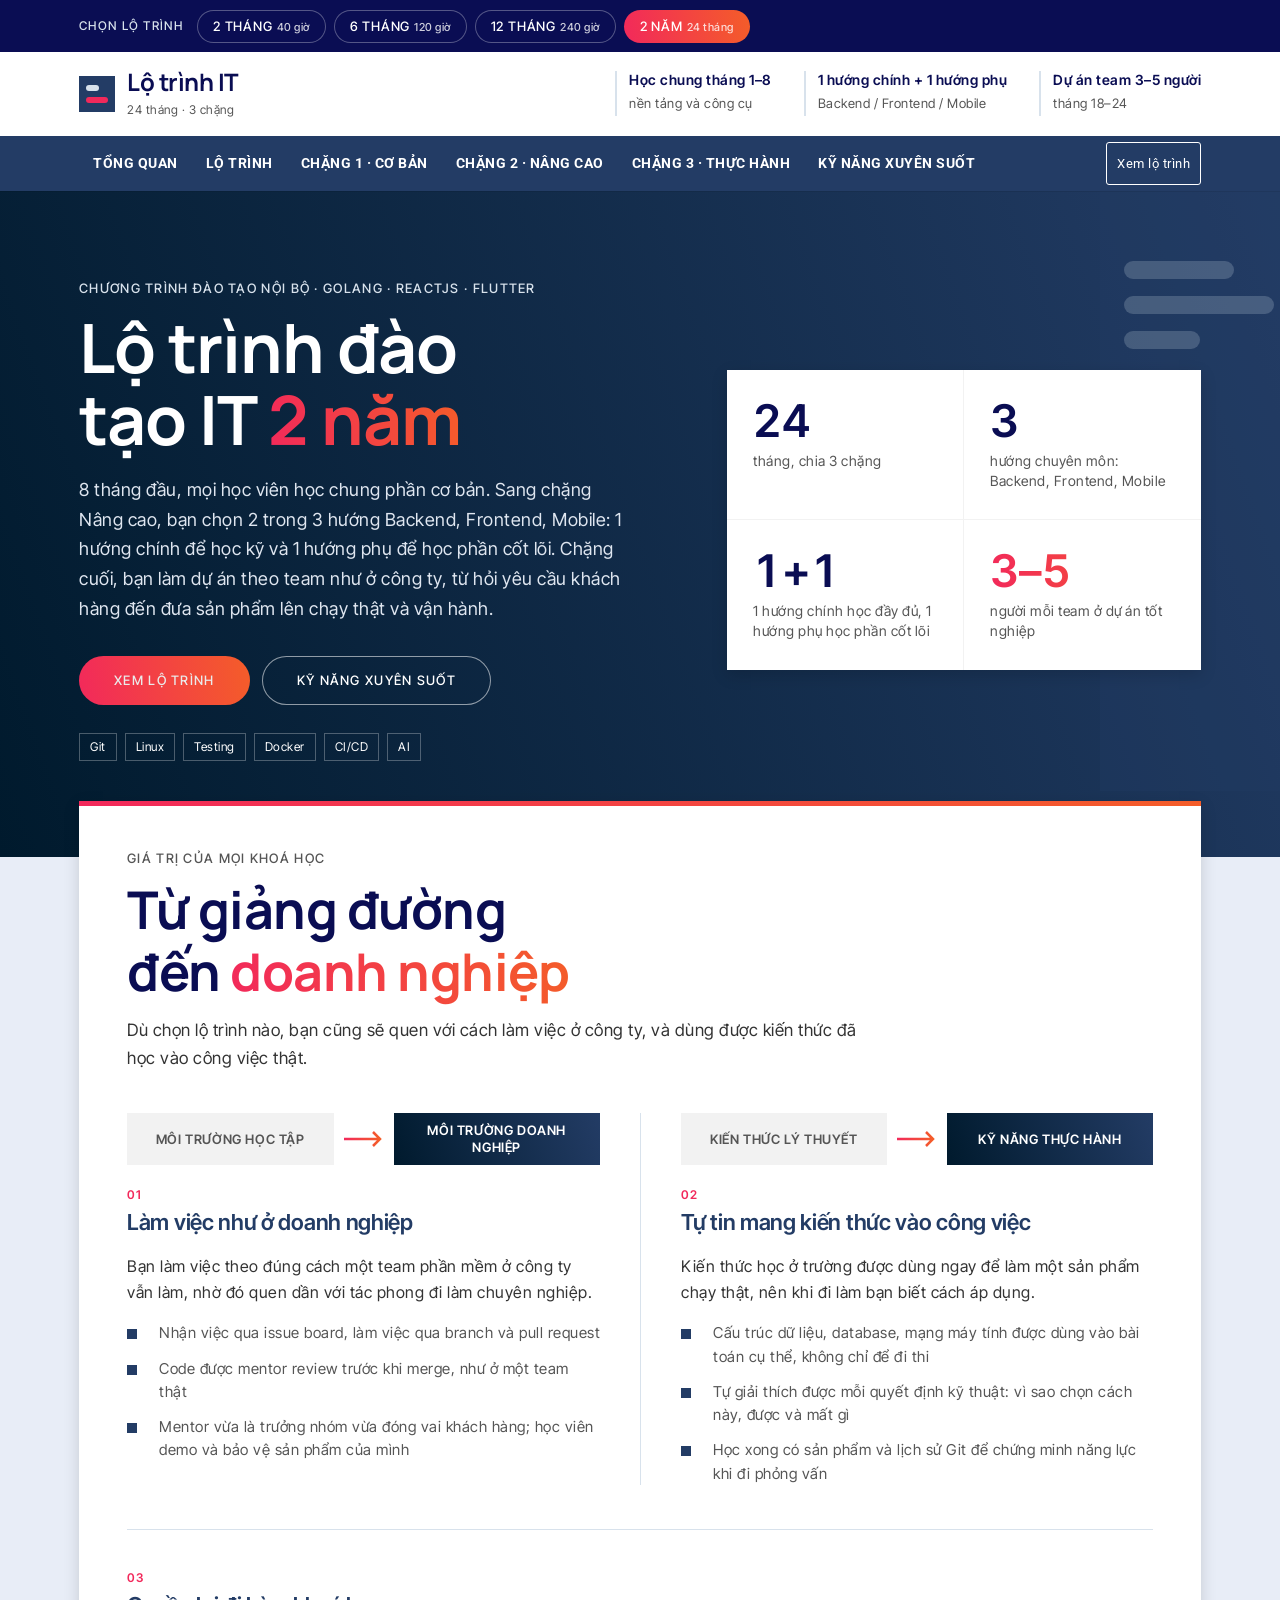
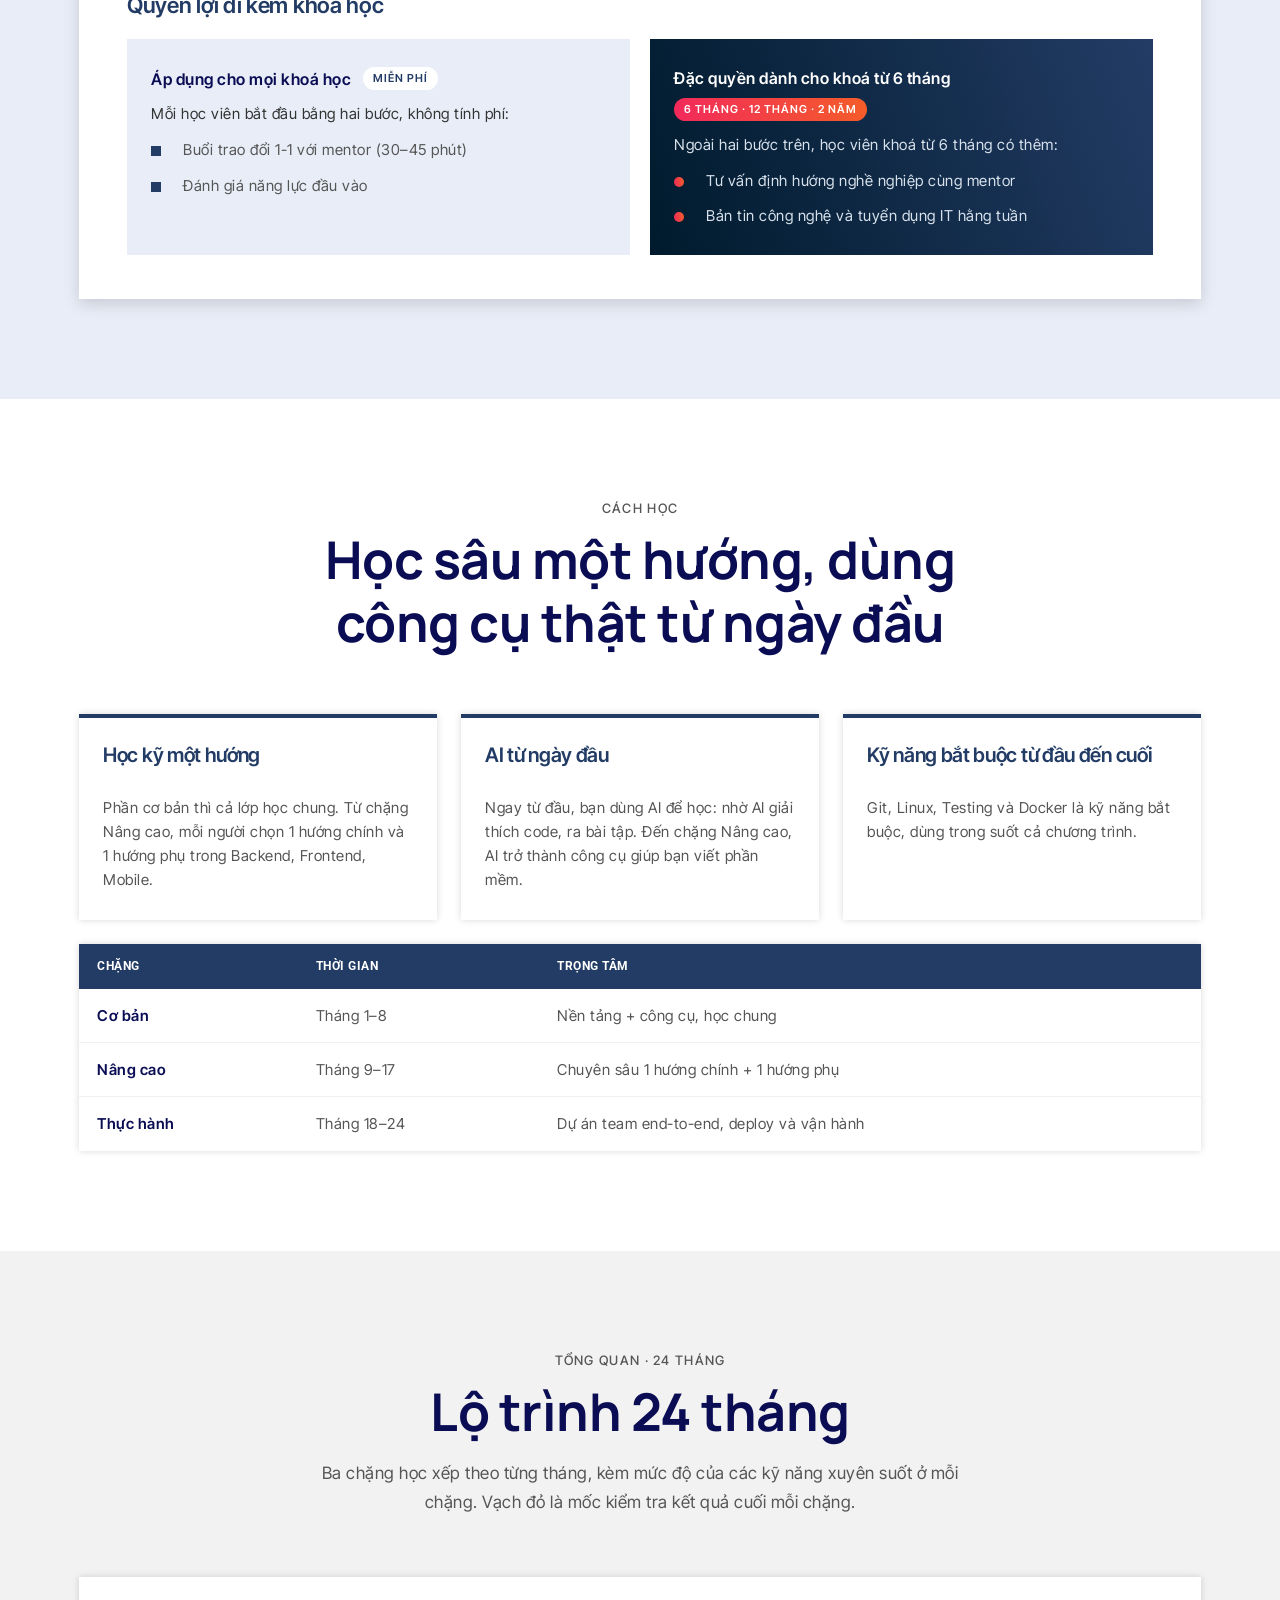
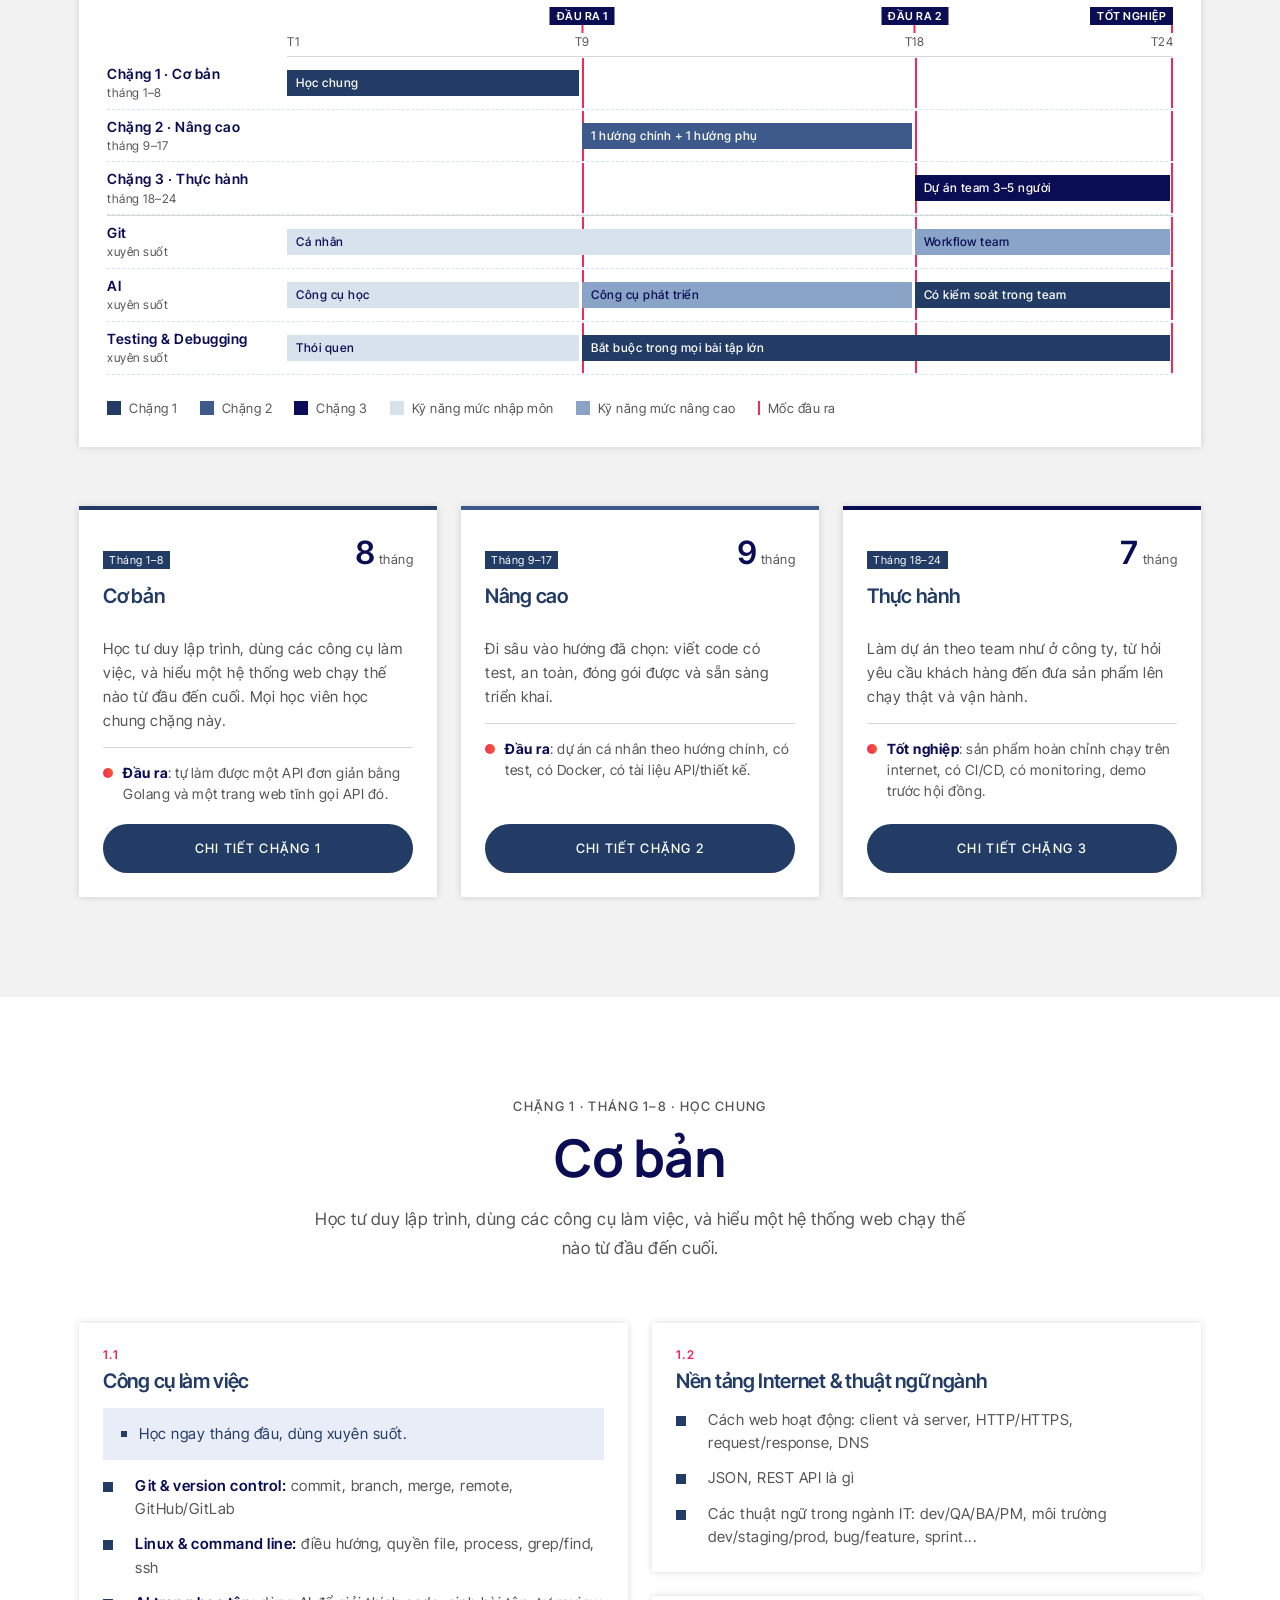
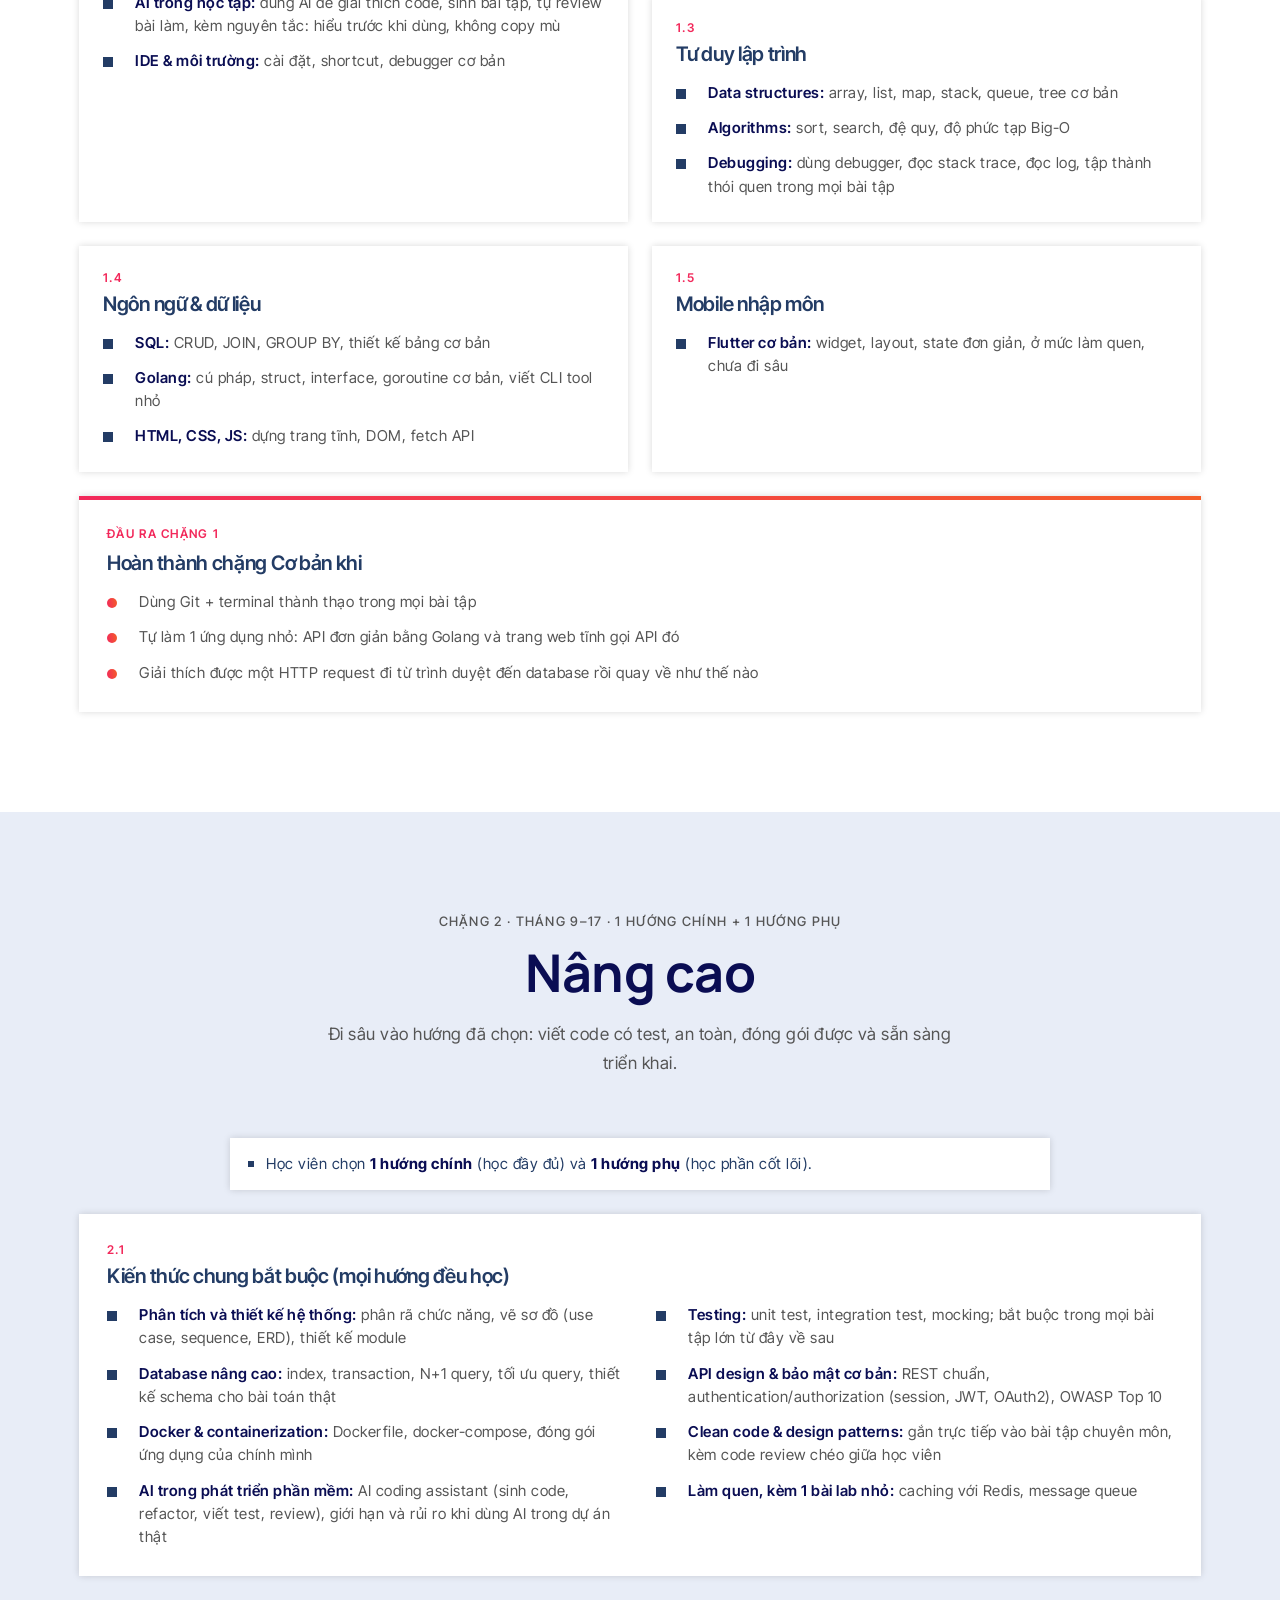
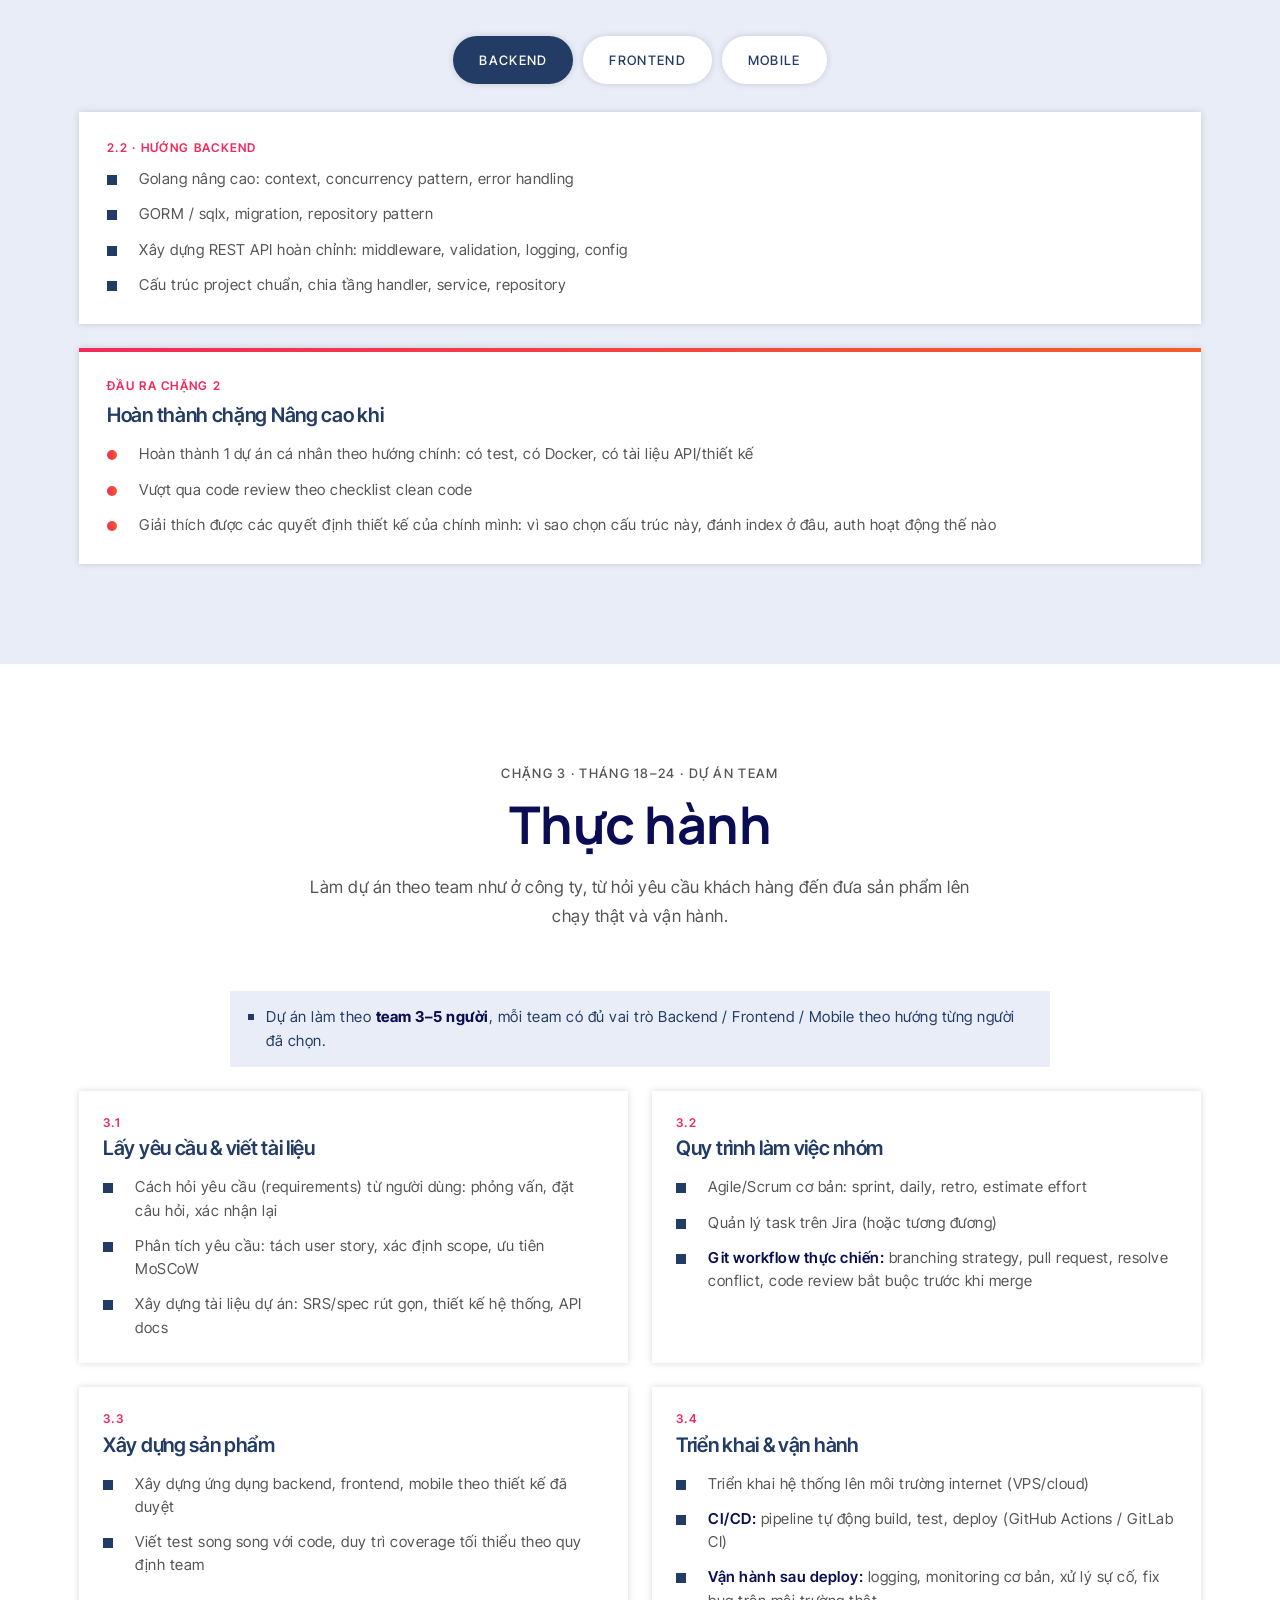
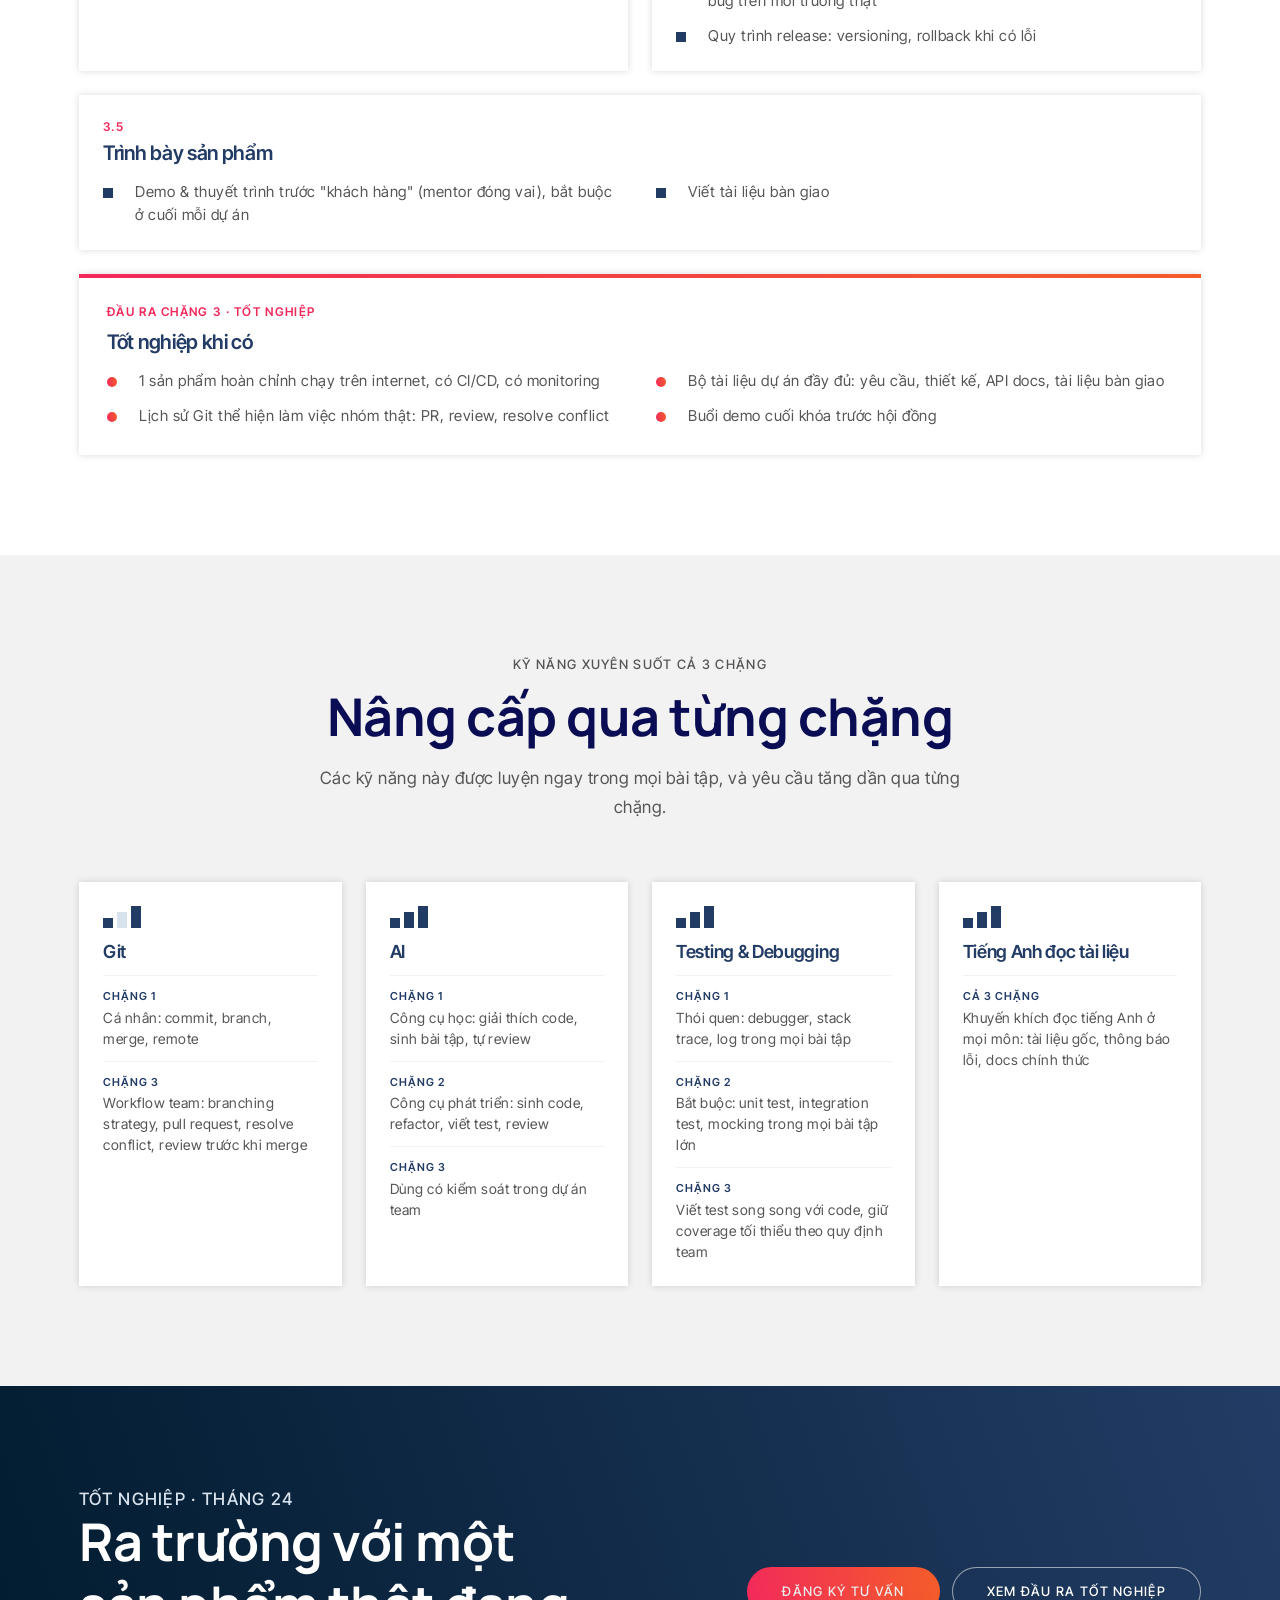
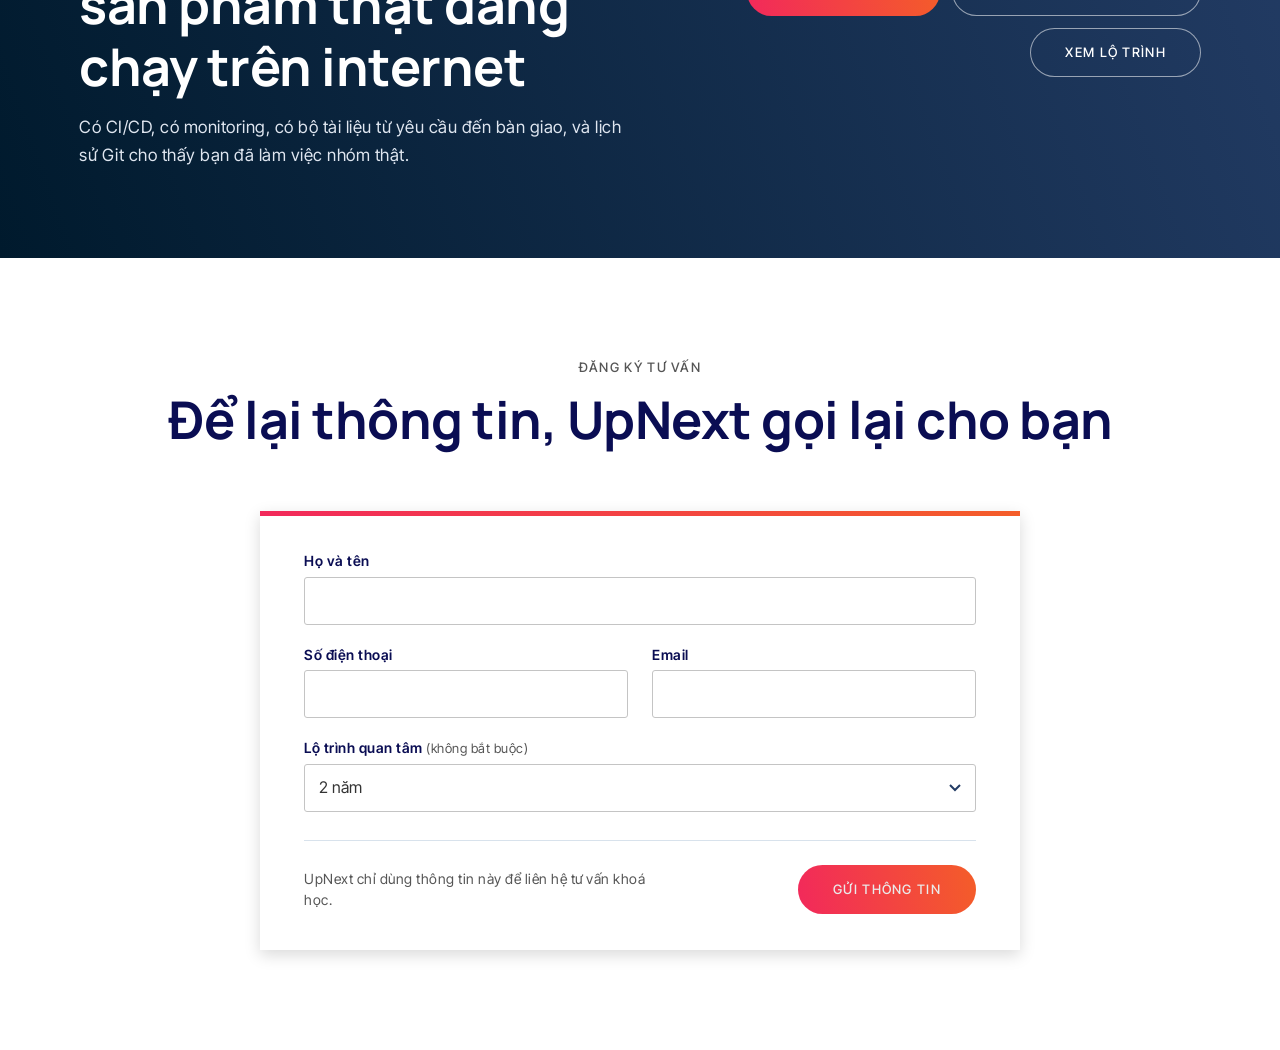
<file: public/index.html>
<!doctype html>
<html lang="vi">
<head>
<meta charset="utf-8">
<meta name="viewport" content="width=device-width,initial-scale=1,viewport-fit=cover">
<title>Lộ trình đào tạo IT 2 năm · UpNext</title>
<meta name="description" content="Lộ trình đào tạo IT 24 tháng: Cơ bản học chung, Nâng cao theo 1 hướng chính + 1 hướng phụ (Backend / Frontend / Mobile), Thực hành làm dự án team từ lấy yêu cầu đến vận hành sản phẩm thật.">
<meta name="theme-color" content="#233c65">
<meta property="og:type" content="website">
<meta property="og:title" content="Lộ trình đào tạo IT 2 năm">
<meta property="og:description" content="Ba chặng Cơ bản, Nâng cao, Thực hành. Git, Linux, Testing, Docker và AI là kỹ năng bắt buộc, dùng xuyên suốt cả chương trình.">
<meta property="og:locale" content="vi_VN">
<link rel="icon" href="data:image/svg+xml,%3Csvg xmlns='http://www.w3.org/2000/svg' viewBox='0 0 32 32'%3E%3Crect width='32' height='32' fill='%23233c65'/%3E%3Crect x='7' y='19' width='18' height='6' rx='3' fill='%23f2295b'/%3E%3Crect x='7' y='8' width='11' height='6' rx='3' fill='%23d8e2ec'/%3E%3C/svg%3E">
<link rel="preconnect" href="https://fonts.googleapis.com">
<link rel="preconnect" href="https://fonts.gstatic.com" crossorigin>
<link rel="stylesheet" href="https://fonts.googleapis.com/css2?family=Inter+Tight:wght@400;500;600;700&family=Manrope:wght@700&family=Roboto:wght@400;700&display=swap">
<link rel="stylesheet" href="assets/site.css">
</head>
<body>
<a class="skip" href="#noi-dung">Bỏ qua đến nội dung</a>

<nav class="prog" aria-label="Chọn lộ trình"><div class="wrap">
  <span class="prog-lbl">Chọn lộ trình</span>
  <div class="prog-list">
    <a href="/2-thang" data-view="v-2t">2 tháng<small>40 giờ</small></a>
    <a href="/6-thang" data-view="v-6t">6 tháng<small>120 giờ</small></a>
    <a href="/12-thang" data-view="v-12t">12 tháng<small>240 giờ</small></a>
    <a href="/" data-view="v-2y" aria-current="page">2 năm<small>24 tháng</small></a>
  </div>
</div></nav>

<div class="view" id="v-2y" data-route="2 năm" data-path="/" data-main="noi-dung" data-title="Lộ trình đào tạo IT 2 năm · UpNext" data-desc="Lộ trình đào tạo IT 24 tháng: Cơ bản học chung, Nâng cao theo 1 hướng chính + 1 hướng phụ (Backend / Frontend / Mobile), Thực hành làm dự án team từ lấy yêu cầu đến vận hành sản phẩm thật.">

<div class="brand"><div class="wrap">
  <a class="wordmark" href="#top" aria-label="Lộ trình IT 2 năm, về đầu trang">
    <svg class="mk" viewBox="0 0 36 36" aria-hidden="true"><rect width="36" height="36" fill="#233c65"/><rect x="7" y="9" width="13" height="6" rx="3" fill="#d8e2ec"/><rect x="7" y="21" width="22" height="6" rx="3" fill="#f2295b"/></svg>
    <div><b>Lộ trình IT</b><span>24 tháng · 3 chặng</span></div>
  </a>
  <div class="brand-info">
    <div class="info"><b>Học chung tháng 1–8</b><span>nền tảng và công cụ</span></div>
    <div class="info"><b>1 hướng chính + 1 hướng phụ</b><span>Backend / Frontend / Mobile</span></div>
    <div class="info"><b>Dự án team 3–5 người</b><span>tháng 18–24</span></div>
  </div>
</div></div>

<nav class="main" aria-label="Mục lục"><div class="wrap">
  <div class="nav-scroll"><a href="#tong-quan">Tổng quan</a><a href="#lo-trinh">Lộ trình</a><a href="#chang-1">Chặng 1 · Cơ bản</a><a href="#chang-2">Chặng 2 · Nâng cao</a><a href="#chang-3">Chặng 3 · Thực hành</a><a href="#xuyen-suot">Kỹ năng xuyên suốt</a></div>
  <a class="btn-outline" href="#lo-trinh">Xem lộ trình</a>
</div></nav>

<main id="noi-dung">
<header class="hero on-dark" id="top">
  <svg class="hero-art" viewBox="0 0 520 600" preserveAspectRatio="xMaxYMid slice" aria-hidden="true">
    <rect x="300" y="0" width="200" height="600" fill="#233c65" opacity=".55"/>
    <rect x="324" y="70" width="110" height="18" rx="9" fill="#d8e2ec" opacity=".35"/>
    <rect x="324" y="105" width="150" height="18" rx="9" fill="#d8e2ec" opacity=".35"/>
    <rect x="324" y="140" width="76" height="18" rx="9" fill="#d8e2ec" opacity=".35"/>
  </svg>
  <div class="wrap">
    <div class="reveal">
      <p class="eyebrow">Chương trình đào tạo nội bộ · Golang · ReactJS · Flutter</p>
      <h1>Lộ trình đào tạo IT <em>2 năm</em></h1>
      <p class="lead">8 tháng đầu, mọi học viên học chung phần cơ bản. Sang chặng Nâng cao, bạn chọn 2 trong 3 hướng Backend, Frontend, Mobile: 1 hướng chính để học kỹ và 1 hướng phụ để học phần cốt lõi. Chặng cuối, bạn làm dự án theo team như ở công ty, từ hỏi yêu cầu khách hàng đến đưa sản phẩm lên chạy thật và vận hành.</p>
      <div class="hero-cta">
        <a class="btn btn-primary" href="#lo-trinh">Xem lộ trình</a>
        <a class="btn btn-ghost" href="#xuyen-suot">Kỹ năng xuyên suốt</a>
      </div>
      <div class="hero-meta"><span class="chip">Git</span><span class="chip">Linux</span><span class="chip">Testing</span><span class="chip">Docker</span><span class="chip">CI/CD</span><span class="chip">AI</span></div>
    </div>
    <div class="stats reveal">
      <div class="stat"><b>24</b><span>tháng, chia 3 chặng</span></div>
      <div class="stat"><b>3</b><span>hướng chuyên môn: Backend, Frontend, Mobile</span></div>
      <div class="stat"><b>1+1</b><span>1 hướng chính học đầy đủ, 1 hướng phụ học phần cốt lõi</span></div>
      <div class="stat gate"><b>3–5</b><span>người mỗi team ở dự án tốt nghiệp</span></div>
    </div>
  </div>
</header>

<div data-slot="gia-tri"></div>

<section id="tong-quan"><div class="wrap">
  <header class="sec-head reveal"><p class="eyebrow">Cách học</p><h2>Học sâu một hướng, dùng công cụ thật từ ngày đầu</h2></header>
  <div class="pillars">
    <article class="card pillar reveal"><h3>Học kỹ một hướng</h3><p>Phần cơ bản thì cả lớp học chung. Từ chặng Nâng cao, mỗi người chọn 1 hướng chính và 1 hướng phụ trong Backend, Frontend, Mobile.</p></article>
    <article class="card pillar reveal"><h3>AI từ ngày đầu</h3><p>Ngay từ đầu, bạn dùng AI để học: nhờ AI giải thích code, ra bài tập. Đến chặng Nâng cao, AI trở thành công cụ giúp bạn viết phần mềm.</p></article>
    <article class="card pillar reveal"><h3>Kỹ năng bắt buộc từ đầu đến cuối</h3><p>Git, Linux, Testing và Docker là kỹ năng bắt buộc, dùng trong suốt cả chương trình.</p></article>
  </div>

  <div class="tbl reveal mt"><table>
    <thead><tr><th>Chặng</th><th>Thời gian</th><th>Trọng tâm</th></tr></thead>
    <tbody>
      <tr><td data-label="Chặng">Cơ bản</td><td data-label="Thời gian">Tháng 1–8</td><td data-label="Trọng tâm">Nền tảng + công cụ, học chung</td></tr>
      <tr><td data-label="Chặng">Nâng cao</td><td data-label="Thời gian">Tháng 9–17</td><td data-label="Trọng tâm">Chuyên sâu 1 hướng chính + 1 hướng phụ</td></tr>
      <tr><td data-label="Chặng">Thực hành</td><td data-label="Thời gian">Tháng 18–24</td><td data-label="Trọng tâm">Dự án team end-to-end, deploy và vận hành</td></tr>
    </tbody></table></div>
</div></section>

<section id="lo-trinh" class="band"><div class="wrap">
  <header class="sec-head reveal"><p class="eyebrow">Tổng quan · 24 tháng</p><h2>Lộ trình 24 tháng</h2><p class="sub">Ba chặng học xếp theo từng tháng, kèm mức độ của các kỹ năng xuyên suốt ở mỗi chặng. Vạch đỏ là mốc kiểm tra kết quả cuối mỗi chặng.</p></header>
  <div class="card reveal" style="padding:28px">
    <div class="gantt" role="img" aria-label="Biểu đồ 24 tháng: Cơ bản tháng 1–8, Nâng cao tháng 9–17, Thực hành tháng 18–24; Git, AI, Testing nâng cấp qua từng chặng">
      <div class="g-axis" aria-hidden="true"><div></div><div class="ticks">
        <span class="first" style="left:0%">T1</span><span style="left:33.3333%">T9</span><span style="left:70.8333%">T18</span><span class="last" style="left:100%">T24</span>
        <b class="gate-lbl" style="left:33.3333%">Đầu ra 1</b><b class="gate-lbl" style="left:70.8333%">Đầu ra 2</b><b class="gate-lbl last" style="left:100%">Tốt nghiệp</b>
      </div></div>
      <div class="g-row"><div class="lab">Chặng 1 · Cơ bản<small>tháng 1–8</small></div><div class="g-track"><i class="gl" style="left:33.3333%"></i><i class="gl" style="left:70.8333%"></i><i class="gl end" style="left:100%"></i><div class="bar" style="left:0%;width:calc(33.3333% - 3px)"><span>Học chung</span></div></div></div>
      <div class="g-row"><div class="lab">Chặng 2 · Nâng cao<small>tháng 9–17</small></div><div class="g-track"><i class="gl" style="left:33.3333%"></i><i class="gl" style="left:70.8333%"></i><i class="gl end" style="left:100%"></i><div class="bar p2" style="left:33.3333%;width:calc(37.5% - 3px)"><span>1 hướng chính + 1 hướng phụ</span></div></div></div>
      <div class="g-row"><div class="lab">Chặng 3 · Thực hành<small>tháng 18–24</small></div><div class="g-track"><i class="gl" style="left:33.3333%"></i><i class="gl" style="left:70.8333%"></i><i class="gl end" style="left:100%"></i><div class="bar p3" style="left:70.8333%;width:calc(29.1667% - 3px)"><span>Dự án team 3–5 người</span></div></div></div>
      <div class="g-row sep"><div class="lab">Git<small>xuyên suốt</small></div><div class="g-track"><i class="gl" style="left:33.3333%"></i><i class="gl" style="left:70.8333%"></i><i class="gl end" style="left:100%"></i><div class="bar lite" style="left:0%;width:calc(70.8333% - 3px)"><span>Cá nhân</span></div><div class="bar mid" style="left:70.8333%;width:calc(29.1667% - 3px)"><span>Workflow team</span></div></div></div>
      <div class="g-row"><div class="lab">AI<small>xuyên suốt</small></div><div class="g-track"><i class="gl" style="left:33.3333%"></i><i class="gl" style="left:70.8333%"></i><i class="gl end" style="left:100%"></i><div class="bar lite" style="left:0%;width:calc(33.3333% - 3px)"><span>Công cụ học</span></div><div class="bar mid" style="left:33.3333%;width:calc(37.5% - 3px)"><span>Công cụ phát triển</span></div><div class="bar" style="left:70.8333%;width:calc(29.1667% - 3px)"><span>Có kiểm soát trong team</span></div></div></div>
      <div class="g-row"><div class="lab">Testing &amp; Debugging<small>xuyên suốt</small></div><div class="g-track"><i class="gl" style="left:33.3333%"></i><i class="gl" style="left:70.8333%"></i><i class="gl end" style="left:100%"></i><div class="bar lite" style="left:0%;width:calc(33.3333% - 3px)"><span>Thói quen</span></div><div class="bar" style="left:33.3333%;width:calc(66.6667% - 3px)"><span>Bắt buộc trong mọi bài tập lớn</span></div></div></div>
    </div>
    <div class="legend">
      <span><i style="background:var(--navy-700)"></i>Chặng 1</span>
      <span><i style="background:var(--navy-500)"></i>Chặng 2</span>
      <span><i style="background:var(--navy-900)"></i>Chặng 3</span>
      <span><i style="background:var(--surface-blue-100)"></i>Kỹ năng mức nhập môn</span>
      <span><i style="background:var(--navy-300)"></i>Kỹ năng mức nâng cao</span>
      <span><i style="width:2px;background:var(--accent-crimson)"></i>Mốc đầu ra</span>
    </div>
  </div>

  <div class="phases">
    <article class="card phase reveal"><span class="idx"></span>
      <div class="top"><span class="tag">Tháng 1–8</span><span class="hrs">8<small> tháng</small></span></div>
      <h3>Cơ bản</h3>
      <p class="out">Học tư duy lập trình, dùng các công cụ làm việc, và hiểu một hệ thống web chạy thế nào từ đầu đến cuối. Mọi học viên học chung chặng này.</p>
      <p class="gate"><i class="gate-dot"></i><span><b>Đầu ra</b>: tự làm được một API đơn giản bằng Golang và một trang web tĩnh gọi API đó.</span></p>
      <a class="btn btn-navy" href="#chang-1">Chi tiết chặng 1</a>
    </article>
    <article class="card phase reveal"><span class="idx"></span>
      <div class="top"><span class="tag">Tháng 9–17</span><span class="hrs">9<small> tháng</small></span></div>
      <h3>Nâng cao</h3>
      <p class="out">Đi sâu vào hướng đã chọn: viết code có test, an toàn, đóng gói được và sẵn sàng triển khai.</p>
      <p class="gate"><i class="gate-dot"></i><span><b>Đầu ra</b>: dự án cá nhân theo hướng chính, có test, có Docker, có tài liệu API/thiết kế.</span></p>
      <a class="btn btn-navy" href="#chang-2">Chi tiết chặng 2</a>
    </article>
    <article class="card phase reveal"><span class="idx"></span>
      <div class="top"><span class="tag">Tháng 18–24</span><span class="hrs">7<small> tháng</small></span></div>
      <h3>Thực hành</h3>
      <p class="out">Làm dự án theo team như ở công ty, từ hỏi yêu cầu khách hàng đến đưa sản phẩm lên chạy thật và vận hành.</p>
      <p class="gate"><i class="gate-dot"></i><span><b>Tốt nghiệp</b>: sản phẩm hoàn chỉnh chạy trên internet, có CI/CD, có monitoring, demo trước hội đồng.</span></p>
      <a class="btn btn-navy" href="#chang-3">Chi tiết chặng 3</a>
    </article>
  </div>
</div></section>

<section id="chang-1"><div class="wrap">
  <header class="sec-head reveal"><p class="eyebrow">Chặng 1 · Tháng 1–8 · Học chung</p><h2>Cơ bản</h2><p class="sub">Học tư duy lập trình, dùng các công cụ làm việc, và hiểu một hệ thống web chạy thế nào từ đầu đến cuối.</p></header>
  <div class="grid2">
    <div class="card reveal"><h3><span class="no">1.1</span>Công cụ làm việc</h3>
      <p class="note" style="margin-bottom:14px">Học ngay tháng đầu, dùng xuyên suốt.</p>
      <ul class="checks">
        <li><span><b>Git &amp; version control:</b> commit, branch, merge, remote, GitHub/GitLab</span></li>
        <li><span><b>Linux &amp; command line:</b> điều hướng, quyền file, process, grep/find, ssh</span></li>
        <li><span><b>AI trong học tập:</b> dùng AI để giải thích code, sinh bài tập, tự review bài làm, kèm nguyên tắc: hiểu trước khi dùng, không copy mù</span></li>
        <li><span><b>IDE &amp; môi trường:</b> cài đặt, shortcut, debugger cơ bản</span></li>
      </ul></div>
    <div class="stack-col">
      <div class="card reveal"><h3><span class="no">1.2</span>Nền tảng Internet &amp; thuật ngữ ngành</h3>
        <ul class="checks">
          <li><span>Cách web hoạt động: client và server, HTTP/HTTPS, request/response, DNS</span></li>
          <li><span>JSON, REST API là gì</span></li>
          <li><span>Các thuật ngữ trong ngành IT: dev/QA/BA/PM, môi trường dev/staging/prod, bug/feature, sprint...</span></li>
        </ul></div>
      <div class="card reveal"><h3><span class="no">1.3</span>Tư duy lập trình</h3>
        <ul class="checks">
          <li><span><b>Data structures:</b> array, list, map, stack, queue, tree cơ bản</span></li>
          <li><span><b>Algorithms:</b> sort, search, đệ quy, độ phức tạp Big-O</span></li>
          <li><span><b>Debugging:</b> dùng debugger, đọc stack trace, đọc log, tập thành thói quen trong mọi bài tập</span></li>
        </ul></div>
    </div>
    <div class="card reveal"><h3><span class="no">1.4</span>Ngôn ngữ &amp; dữ liệu</h3>
      <ul class="checks">
        <li><span><b>SQL:</b> CRUD, JOIN, GROUP BY, thiết kế bảng cơ bản</span></li>
        <li><span><b>Golang:</b> cú pháp, struct, interface, goroutine cơ bản, viết CLI tool nhỏ</span></li>
        <li><span><b>HTML, CSS, JS:</b> dựng trang tĩnh, DOM, fetch API</span></li>
      </ul></div>
    <div class="card reveal"><h3><span class="no">1.5</span>Mobile nhập môn</h3>
      <ul class="checks">
        <li><span><b>Flutter cơ bản:</b> widget, layout, state đơn giản, ở mức làm quen, chưa đi sâu</span></li>
      </ul></div>
  </div>
  <div class="card outcome reveal mt"><p class="k">Đầu ra chặng 1</p><h3>Hoàn thành chặng Cơ bản khi</h3>
    <ul class="checks">
      <li><span>Dùng Git + terminal thành thạo trong mọi bài tập</span></li>
      <li><span>Tự làm 1 ứng dụng nhỏ: API đơn giản bằng Golang và trang web tĩnh gọi API đó</span></li>
      <li><span>Giải thích được một HTTP request đi từ trình duyệt đến database rồi quay về như thế nào</span></li>
    </ul></div>
</div></section>

<section id="chang-2" class="tint"><div class="wrap">
  <header class="sec-head reveal"><p class="eyebrow">Chặng 2 · Tháng 9–17 · 1 hướng chính + 1 hướng phụ</p><h2>Nâng cao</h2><p class="sub">Đi sâu vào hướng đã chọn: viết code có test, an toàn, đóng gói được và sẵn sàng triển khai.</p></header>
  <p class="note lead-note reveal"><span>Học viên chọn <b>1 hướng chính</b> (học đầy đủ) và <b>1 hướng phụ</b> (học phần cốt lõi).</span></p>

  <div class="card reveal" style="padding:28px"><h3><span class="no">2.1</span>Kiến thức chung bắt buộc (mọi hướng đều học)</h3>
    <ul class="checks two">
      <li><span><b>Phân tích và thiết kế hệ thống:</b> phân rã chức năng, vẽ sơ đồ (use case, sequence, ERD), thiết kế module</span></li>
      <li><span><b>Testing:</b> unit test, integration test, mocking; bắt buộc trong mọi bài tập lớn từ đây về sau</span></li>
      <li><span><b>Database nâng cao:</b> index, transaction, N+1 query, tối ưu query, thiết kế schema cho bài toán thật</span></li>
      <li><span><b>API design &amp; bảo mật cơ bản:</b> REST chuẩn, authentication/authorization (session, JWT, OAuth2), OWASP Top 10</span></li>
      <li><span><b>Docker &amp; containerization:</b> Dockerfile, docker-compose, đóng gói ứng dụng của chính mình</span></li>
      <li><span><b>Clean code &amp; design patterns:</b> gắn trực tiếp vào bài tập chuyên môn, kèm code review chéo giữa học viên</span></li>
      <li><span><b>AI trong phát triển phần mềm:</b> AI coding assistant (sinh code, refactor, viết test, review), giới hạn và rủi ro khi dùng AI trong dự án thật</span></li>
      <li><span><b>Làm quen, kèm 1 bài lab nhỏ:</b> caching với Redis, message queue</span></li>
    </ul></div>

  <div class="tabs" role="tablist" aria-label="Hướng chuyên môn" style="margin-top:var(--space-7)">
    <button class="tab" role="tab" id="tab-be" aria-controls="panel-be" aria-selected="true" tabindex="0">Backend</button>
    <button class="tab" role="tab" id="tab-fe" aria-controls="panel-fe" aria-selected="false" tabindex="-1">Frontend</button>
    <button class="tab" role="tab" id="tab-mob" aria-controls="panel-mob" aria-selected="false" tabindex="-1">Mobile</button>
  </div>
  <div class="card spec" role="tabpanel" id="panel-be" aria-labelledby="tab-be" tabindex="0">
    <span class="no">2.2 · Hướng Backend</span>
    <ul class="checks">
      <li><span>Golang nâng cao: context, concurrency pattern, error handling</span></li>
      <li><span>GORM / sqlx, migration, repository pattern</span></li>
      <li><span>Xây dựng REST API hoàn chỉnh: middleware, validation, logging, config</span></li>
      <li><span>Cấu trúc project chuẩn, chia tầng handler, service, repository</span></li>
    </ul>
  </div>
  <div class="card spec" role="tabpanel" id="panel-fe" aria-labelledby="tab-fe" tabindex="0" hidden>
    <span class="no">2.3 · Hướng Frontend</span>
    <ul class="checks">
      <li><span>ReactJS: component, hooks, state management</span></li>
      <li><span>Vite, cấu trúc project, environment config</span></li>
      <li><span>TailwindCSS, responsive design</span></li>
      <li><span>Gọi API, xử lý auth phía client, error/loading state</span></li>
    </ul>
  </div>
  <div class="card spec" role="tabpanel" id="panel-mob" aria-labelledby="tab-mob" tabindex="0" hidden>
    <span class="no">2.4 · Hướng Mobile</span>
    <ul class="checks">
      <li><span>Flutter nâng cao: navigation, async, gọi API</span></li>
      <li><span>BLoC pattern, quản lý state</span></li>
      <li><span>Material Design, responsive cho nhiều kích thước màn hình</span></li>
      <li><span>Build &amp; cài app lên thiết bị thật</span></li>
    </ul>
  </div>

  <div class="card outcome reveal mt"><p class="k">Đầu ra chặng 2</p><h3>Hoàn thành chặng Nâng cao khi</h3>
    <ul class="checks">
      <li><span>Hoàn thành 1 dự án cá nhân theo hướng chính: có test, có Docker, có tài liệu API/thiết kế</span></li>
      <li><span>Vượt qua code review theo checklist clean code</span></li>
      <li><span>Giải thích được các quyết định thiết kế của chính mình: vì sao chọn cấu trúc này, đánh index ở đâu, auth hoạt động thế nào</span></li>
    </ul></div>
</div></section>

<section id="chang-3"><div class="wrap">
  <header class="sec-head reveal"><p class="eyebrow">Chặng 3 · Tháng 18–24 · Dự án team</p><h2>Thực hành</h2><p class="sub">Làm dự án theo team như ở công ty, từ hỏi yêu cầu khách hàng đến đưa sản phẩm lên chạy thật và vận hành.</p></header>
  <p class="note lead-note reveal"><span>Dự án làm theo <b>team 3–5 người</b>, mỗi team có đủ vai trò Backend / Frontend / Mobile theo hướng từng người đã chọn.</span></p>
  <div class="grid2">
    <div class="card reveal"><h3><span class="no">3.1</span>Lấy yêu cầu &amp; viết tài liệu</h3>
      <ul class="checks">
        <li><span>Cách hỏi yêu cầu (requirements) từ người dùng: phỏng vấn, đặt câu hỏi, xác nhận lại</span></li>
        <li><span>Phân tích yêu cầu: tách user story, xác định scope, ưu tiên MoSCoW</span></li>
        <li><span>Xây dựng tài liệu dự án: SRS/spec rút gọn, thiết kế hệ thống, API docs</span></li>
      </ul></div>
    <div class="card reveal"><h3><span class="no">3.2</span>Quy trình làm việc nhóm</h3>
      <ul class="checks">
        <li><span>Agile/Scrum cơ bản: sprint, daily, retro, estimate effort</span></li>
        <li><span>Quản lý task trên Jira (hoặc tương đương)</span></li>
        <li><span><b>Git workflow thực chiến:</b> branching strategy, pull request, resolve conflict, code review bắt buộc trước khi merge</span></li>
      </ul></div>
    <div class="card reveal"><h3><span class="no">3.3</span>Xây dựng sản phẩm</h3>
      <ul class="checks">
        <li><span>Xây dựng ứng dụng backend, frontend, mobile theo thiết kế đã duyệt</span></li>
        <li><span>Viết test song song với code, duy trì coverage tối thiểu theo quy định team</span></li>
      </ul></div>
    <div class="card reveal"><h3><span class="no">3.4</span>Triển khai &amp; vận hành</h3>
      <ul class="checks">
        <li><span>Triển khai hệ thống lên môi trường internet (VPS/cloud)</span></li>
        <li><span><b>CI/CD:</b> pipeline tự động build, test, deploy (GitHub Actions / GitLab CI)</span></li>
        <li><span><b>Vận hành sau deploy:</b> logging, monitoring cơ bản, xử lý sự cố, fix bug trên môi trường thật</span></li>
        <li><span>Quy trình release: versioning, rollback khi có lỗi</span></li>
      </ul></div>
  </div>
  <div class="card reveal mt"><h3><span class="no">3.5</span>Trình bày sản phẩm</h3>
    <ul class="checks two">
      <li><span>Demo &amp; thuyết trình trước "khách hàng" (mentor đóng vai), bắt buộc ở cuối mỗi dự án</span></li>
      <li><span>Viết tài liệu bàn giao</span></li>
    </ul></div>
  <div class="card outcome reveal mt"><p class="k">Đầu ra chặng 3 · Tốt nghiệp</p><h3>Tốt nghiệp khi có</h3>
    <ul class="checks two">
      <li><span>1 sản phẩm hoàn chỉnh chạy trên internet, có CI/CD, có monitoring</span></li>
      <li><span>Bộ tài liệu dự án đầy đủ: yêu cầu, thiết kế, API docs, tài liệu bàn giao</span></li>
      <li><span>Lịch sử Git thể hiện làm việc nhóm thật: PR, review, resolve conflict</span></li>
      <li><span>Buổi demo cuối khóa trước hội đồng</span></li>
    </ul></div>
</div></section>

<section id="xuyen-suot" class="band"><div class="wrap">
  <header class="sec-head reveal"><p class="eyebrow">Kỹ năng xuyên suốt cả 3 chặng</p><h2>Nâng cấp qua từng chặng</h2><p class="sub">Các kỹ năng này được luyện ngay trong mọi bài tập, và yêu cầu tăng dần qua từng chặng.</p></header>
  <div class="skills">
    <article class="skill reveal">
      <div class="skill-lvl" aria-hidden="true"><i class="on"></i><i></i><i class="on"></i></div>
      <h3>Git</h3>
      <div class="stage"><b>Chặng 1</b>Cá nhân: commit, branch, merge, remote</div>
      <div class="stage"><b>Chặng 3</b>Workflow team: branching strategy, pull request, resolve conflict, review trước khi merge</div>
    </article>
    <article class="skill reveal">
      <div class="skill-lvl" aria-hidden="true"><i class="on"></i><i class="on"></i><i class="on"></i></div>
      <h3>AI</h3>
      <div class="stage"><b>Chặng 1</b>Công cụ học: giải thích code, sinh bài tập, tự review</div>
      <div class="stage"><b>Chặng 2</b>Công cụ phát triển: sinh code, refactor, viết test, review</div>
      <div class="stage"><b>Chặng 3</b>Dùng có kiểm soát trong dự án team</div>
    </article>
    <article class="skill reveal">
      <div class="skill-lvl" aria-hidden="true"><i class="on"></i><i class="on"></i><i class="on"></i></div>
      <h3>Testing &amp; Debugging</h3>
      <div class="stage"><b>Chặng 1</b>Thói quen: debugger, stack trace, log trong mọi bài tập</div>
      <div class="stage"><b>Chặng 2</b>Bắt buộc: unit test, integration test, mocking trong mọi bài tập lớn</div>
      <div class="stage"><b>Chặng 3</b>Viết test song song với code, giữ coverage tối thiểu theo quy định team</div>
    </article>
    <article class="skill reveal">
      <div class="skill-lvl" aria-hidden="true"><i class="on"></i><i class="on"></i><i class="on"></i></div>
      <h3>Tiếng Anh đọc tài liệu</h3>
      <div class="stage"><b>Cả 3 chặng</b>Khuyến khích đọc tiếng Anh ở mọi môn: tài liệu gốc, thông báo lỗi, docs chính thức</div>
    </article>
  </div>
</div></section>

<section class="cta on-dark"><div class="wrap">
  <div class="reveal">
    <p class="eyebrow" style="color:var(--surface-blue-100)">Tốt nghiệp · Tháng 24</p>
    <h2>Ra trường với một sản phẩm thật đang chạy trên internet</h2>
    <p>Có CI/CD, có monitoring, có bộ tài liệu từ yêu cầu đến bàn giao, và lịch sử Git cho thấy bạn đã làm việc nhóm thật.</p>
  </div>
  <div class="hero-cta reveal">
    <a class="btn btn-primary" href="#dang-ky">Đăng ký tư vấn</a>
    <a class="btn btn-ghost" href="#chang-3">Xem đầu ra tốt nghiệp</a>
    <a class="btn btn-ghost" href="#lo-trinh">Xem lộ trình</a>
  </div>
</div></section>
</main>
</div>

<!-- ===== Khoá 2 tháng: module B ===== -->
<div class="view" id="v-2t" data-route="2 tháng" data-path="/2-thang" data-main="noi-dung-2t" data-title="Khoá 2 tháng · Xây dựng sản phẩm với AI · UpNext" data-desc="Khoá thực hành 2 tháng, 40 giờ cùng mentor: xây một sản phẩm web Golang + ReactJS với AI, hiểu cách frontend và backend giao tiếp qua REST API, queue, WebSocket." hidden>
<div class="util"><div class="wrap"><span>Tuyển sinh khoá ngắn · bản 20/10/2026</span><span>Nhóm 1 mentor : 4–5 học viên</span></div></div>

<div class="brand"><div class="wrap">
  <a class="wordmark" href="#k2-top" aria-label="Khoá 2 tháng, về đầu trang">
    <svg class="mk" viewBox="0 0 36 36" aria-hidden="true"><rect width="36" height="36" fill="#233c65"/><rect x="7" y="9" width="13" height="6" rx="3" fill="#d8e2ec"/><rect x="7" y="21" width="22" height="6" rx="3" fill="#f2295b"/></svg>
    <div><b>Lộ trình IT</b><span>2 tháng · 40 giờ mentor</span></div>
  </a>
  <div class="brand-info">
    <div class="info"><b>8 tuần × 5 giờ</b><span>luyện tập cùng mentor</span></div>
    <div class="info"><b>Golang + ReactJS</b><span>full-stack web</span></div>
    <div class="info"><b>Đầu vào</b><span>đã biết 1 ngôn ngữ lập trình</span></div>
  </div>
</div></div>

<nav class="main" aria-label="Mục lục khoá 2 tháng"><div class="wrap">
  <div class="nav-scroll"><a href="#k2-tong-quan">Tổng quan</a><a href="#k2-dau-vao">Đầu vào</a><a href="#mod-b">8 tuần thực hành</a><a href="#mod-b-dau-ra">Đầu ra</a></div>
  <a class="btn-outline" href="#k2-dau-vao">Điều kiện đầu vào</a>
</div></nav>

<main id="noi-dung-2t">
<header class="hero on-dark" id="k2-top">
  <div class="wrap">
    <div class="reveal">
      <p class="eyebrow">Khoá ngắn · Thực hành · Golang · ReactJS · AI</p>
      <h1>Xây dựng sản phẩm với AI trong <em>2 tháng</em></h1>
      <p class="lead">Trong 8 tuần, nhóm 4–5 học viên cùng mentor làm một sản phẩm web hoàn chỉnh. Qua từng tuần, sản phẩm có thêm các cách để frontend và backend trao đổi dữ liệu: REST API, queue, WebSocket. Bạn dùng AI hằng ngày khi code, nhưng phải giải thích được mọi dòng code mình nộp.</p>
      <div class="hero-cta">
        <a class="btn btn-primary" href="#k2-dau-vao">Xem điều kiện đầu vào</a>
        <a class="btn btn-ghost" href="#mod-b">Lộ trình 8 tuần</a>
      </div>
      <div class="hero-meta"><span class="chip">REST API</span><span class="chip">Redis Queue</span><span class="chip">WebSocket</span><span class="chip">Docker</span><span class="chip">AI coding assistant</span></div>
    </div>
    <div class="stats reveal">
      <div class="stat"><b>40</b><span>giờ luyện tập cùng mentor</span></div>
      <div class="stat"><b>8</b><span>tuần, 5 giờ mentor mỗi tuần</span></div>
      <div class="stat"><b>1:4–5</b><span>1 mentor kèm nhóm 4–5 học viên</span></div>
      <div class="stat gate"><b>1</b><span>sản phẩm chạy trên môi trường demo</span></div>
    </div>
  </div>
</header>

<div data-slot="gia-tri"></div>

<section id="k2-tong-quan"><div class="wrap">
  <header class="sec-head reveal"><p class="eyebrow">Tổng quan khoá 2 tháng</p><h2>Học bằng cách làm ra sản phẩm</h2></header>
  <div class="pillars">
    <article class="card pillar reveal"><h3>Học qua thực hành</h3><p>Không có buổi giảng lý thuyết riêng. Mentor giải thích khái niệm ngay trên đoạn code bạn vừa viết.</p></article>
    <article class="card pillar reveal"><h3>Một sản phẩm, nhiều cách kết nối</h3><p>Cả khoá làm chung một sản phẩm, lần lượt thêm các cách để frontend và backend trao đổi với nhau: đồng bộ, bất đồng bộ, realtime.</p></article>
    <article class="card pillar reveal"><h3>AI có kiểm soát</h3><p>Bạn được dùng AI để viết code, viết test và review. Mentor có thể hỏi bất kỳ đoạn nào trong pull request; giải thích không được thì code không được merge.</p></article>
  </div>
  <div class="tbl reveal mt"><table>
    <thead><tr><th>Hạng mục</th><th>Chi tiết</th></tr></thead>
    <tbody>
      <tr><td data-label="Hạng mục">Thời lượng</td><td data-label="Chi tiết">8 tuần</td></tr>
      <tr><td data-label="Hạng mục">Giờ cùng mentor</td><td data-label="Chi tiết">40 giờ, 5 giờ mỗi tuần, luyện tập theo nhóm 4–5 học viên. Mỗi học viên có khoảng 1 giờ mỗi tuần để được review code và hỏi riêng.</td></tr>
      <tr><td data-label="Hạng mục">Tự học</td><td data-label="Chi tiết">5–8 giờ mỗi tuần, bắt buộc</td></tr>
      <tr><td data-label="Hạng mục">Công nghệ</td><td data-label="Chi tiết">Golang, ReactJS, SQL, Redis, Docker, AI coding assistant</td></tr>
      <tr><td data-label="Hạng mục">Sản phẩm gợi ý</td><td data-label="Chi tiết">Ứng dụng quản lý công việc có thông báo realtime</td></tr>
    </tbody></table></div>
</div></section>

<section id="k2-dau-vao" class="tint"><div class="wrap">
  <header class="sec-head reveal"><p class="eyebrow">Điều kiện đầu vào · Khoá 2 tháng</p><h2>Yêu cầu đầu vào cao nhất trong 3 khoá ngắn</h2><p class="sub">40 giờ chỉ đủ để làm sản phẩm khi bạn đã biết viết code, nên khoá không dạy lại lập trình cơ bản.</p></header>
  <div class="tbl reveal"><table>
    <thead><tr><th>Tiêu chí</th><th>Mức yêu cầu</th></tr></thead>
    <tbody>
      <tr><td data-label="Tiêu chí">Lập trình</td><td data-label="Yêu cầu">Đã tự viết ít nhất 1 chương trình hoàn chỉnh khoảng 200 dòng trở lên bằng 1 ngôn ngữ bất kỳ; dùng được hàm, struct/class, xử lý lỗi, đọc/ghi file</td></tr>
      <tr><td data-label="Tiêu chí">Golang</td><td data-label="Yêu cầu">Không bắt buộc. Nếu chưa biết, tự học Go Tour trước buổi đầu, khoảng 8–10 giờ</td></tr>
      <tr><td data-label="Tiêu chí">Database</td><td data-label="Yêu cầu">Viết được SELECT, INSERT, UPDATE, DELETE và JOIN 2 bảng</td></tr>
      <tr><td data-label="Tiêu chí">Web</td><td data-label="Yêu cầu">Đọc hiểu HTML/CSS/JS cơ bản; biết request/response và JSON là gì</td></tr>
      <tr><td data-label="Tiêu chí">Git &amp; terminal</td><td data-label="Yêu cầu">clone, commit, push, tạo branch; điều hướng thư mục và chạy lệnh trong terminal</td></tr>
      <tr><td data-label="Tiêu chí">Phù hợp với</td><td data-label="Yêu cầu">Fresher, sinh viên năm cuối đã làm đồ án, developer ở mảng khác muốn chuyển sang làm web</td></tr>
    </tbody></table></div>
  <div class="grid2 mt">
    <div class="card outcome reveal"><p class="k">Bài kiểm tra đầu vào</p><h3>Làm bài tại nhà, rồi giải thích</h3>
      <ul class="checks">
        <li><span><b>2–3 giờ tại nhà:</b> chương trình CLI đọc file JSON, lọc dữ liệu và ghi kết quả ra file, kèm 1 câu SQL có JOIN</span></li>
        <li><span><b>15 phút phỏng vấn</b> với mentor để giải thích code đã nộp</span></li>
        <li><span>Bài do AI sinh ra mà không giải thích được thì không đạt</span></li>
      </ul></div>
    <div data-slot="dau-vao-chung"></div>
  </div>
</div></section>

<div data-slot="mod-b" data-when="Tuần 1–8"></div>
</main>
</div>

<!-- ===== Khoá 6 tháng: module A + B ===== -->
<div class="view" id="v-6t" data-route="6 tháng" data-path="/6-thang" data-main="noi-dung-6t" data-title="Khoá 6 tháng · Nền tảng và thực hành · UpNext" data-desc="Khoá 6 tháng, 120 giờ cùng mentor: 80 giờ ôn nền tảng Golang, database, frontend, backend, giao thức mạng; 40 giờ xây sản phẩm web với AI." hidden>
<div class="util"><div class="wrap"><span>Tuyển sinh khoá ngắn · bản 20/10/2026</span><span>Nhóm 1 mentor : 4–5 học viên</span></div></div>

<div class="brand"><div class="wrap">
  <a class="wordmark" href="#k6-top" aria-label="Khoá 6 tháng, về đầu trang">
    <svg class="mk" viewBox="0 0 36 36" aria-hidden="true"><rect width="36" height="36" fill="#233c65"/><rect x="7" y="9" width="13" height="6" rx="3" fill="#d8e2ec"/><rect x="7" y="21" width="22" height="6" rx="3" fill="#f2295b"/></svg>
    <div><b>Lộ trình IT</b><span>6 tháng · 120 giờ mentor</span></div>
  </a>
  <div class="brand-info">
    <div class="info"><b>80 giờ nền tảng</b><span>tháng 1–4</span></div>
    <div class="info"><b>40 giờ thực hành</b><span>tháng 5–6, như khoá 2 tháng</span></div>
    <div class="info"><b>Đầu vào</b><span>đã học lập trình cơ bản</span></div>
  </div>
</div></div>

<nav class="main" aria-label="Mục lục khoá 6 tháng"><div class="wrap">
  <div class="nav-scroll"><a href="#k6-tong-quan">Tổng quan</a><a href="#k6-dau-vao">Đầu vào</a><a href="#mod-a">Nền tảng</a><a href="#mod-b">Thực hành</a><a href="#mod-b-dau-ra">Đầu ra</a></div>
  <a class="btn-outline" href="#k6-dau-vao">Điều kiện đầu vào</a>
</div></nav>

<main id="noi-dung-6t">
<header class="hero on-dark" id="k6-top">
  <div class="wrap">
    <div class="reveal">
      <p class="eyebrow">Khoá 6 tháng · Nền tảng + thực hành · Golang · ReactJS</p>
      <h1>Ôn chắc nền tảng, rồi xây sản phẩm trong <em>6 tháng</em></h1>
      <p class="lead">4 tháng đầu ôn lại những gì một developer web cần nắm: ngôn ngữ lập trình, database, frontend, backend và các giao thức mạng phổ biến. 2 tháng cuối học đúng chương trình của khoá 2 tháng: cùng mentor làm một sản phẩm web hoàn chỉnh, có dùng AI nhưng phải hiểu code mình nộp.</p>
      <div class="hero-cta">
        <a class="btn btn-primary" href="#k6-dau-vao">Xem điều kiện đầu vào</a>
        <a class="btn btn-ghost" href="#k6-tong-quan">Lộ trình 6 tháng</a>
      </div>
      <div class="hero-meta"><span class="chip">Golang</span><span class="chip">SQL</span><span class="chip">ReactJS</span><span class="chip">HTTP/TCP/DNS</span><span class="chip">Redis Queue</span><span class="chip">WebSocket</span></div>
    </div>
    <div class="stats reveal">
      <div class="stat"><b>120</b><span>giờ luyện tập cùng mentor</span></div>
      <div class="stat"><b>80+40</b><span>giờ nền tảng + giờ thực hành sản phẩm</span></div>
      <div class="stat"><b>1:4–5</b><span>1 mentor kèm nhóm 4–5 học viên</span></div>
      <div class="stat gate"><b>1</b><span>điểm kiểm tra giữa khoá, cuối tháng 4</span></div>
    </div>
  </div>
</header>

<div data-slot="gia-tri"></div>

<section id="k6-tong-quan"><div class="wrap">
  <header class="sec-head reveal"><p class="eyebrow">Tổng quan · 6 tháng</p><h2>Hai module nối tiếp</h2><p class="sub">Phải đạt module Nền tảng mới được học tiếp module Thực hành. Vạch đỏ là điểm kiểm tra.</p></header>
  <div class="card reveal" style="padding:28px">
    <div class="gantt" role="img" aria-label="Biểu đồ 6 tháng: Nền tảng tháng 1–4, Thực hành tháng 5–6, điểm kiểm tra cuối tháng 4">
      <div class="g-axis" aria-hidden="true"><div></div><div class="ticks">
        <span class="first" style="left:0%">T1</span><span style="left:66.6667%">T5</span><span class="last" style="left:100%">T6</span>
        <b class="gate-lbl last" style="left:66.6667%">Mốc kiểm tra</b><b class="gate-lbl last" style="left:100%">Hoàn thành</b>
      </div></div>
      <div class="g-row"><div class="lab">Module A · Nền tảng<small>80 giờ · tháng 1–4</small></div><div class="g-track"><i class="gl" style="left:66.6667%"></i><i class="gl end" style="left:100%"></i><div class="bar" style="left:0%;width:calc(66.6667% - 3px)"><span>Ngôn ngữ, database, frontend, backend, mạng</span></div></div></div>
      <div class="g-row"><div class="lab">Module B · Thực hành<small>40 giờ · tháng 5–6</small></div><div class="g-track"><i class="gl" style="left:66.6667%"></i><i class="gl end" style="left:100%"></i><div class="bar p2" style="left:66.6667%;width:calc(33.3333% - 3px)"><span>Xây sản phẩm với AI</span></div></div></div>
      <div class="g-row sep"><div class="lab">AI<small>xuyên suốt</small></div><div class="g-track"><i class="gl" style="left:66.6667%"></i><i class="gl end" style="left:100%"></i><div class="bar lite" style="left:0%;width:calc(66.6667% - 3px)"><span>Công cụ học</span></div><div class="bar mid" style="left:66.6667%;width:calc(33.3333% - 3px)"><span>Công cụ phát triển</span></div></div></div>
    </div>
    <div class="legend">
      <span><i style="background:var(--navy-700)"></i>Module A</span>
      <span><i style="background:var(--navy-500)"></i>Module B</span>
      <span><i style="background:var(--surface-blue-100)"></i>Kỹ năng mức nhập môn</span>
      <span><i style="background:var(--navy-300)"></i>Kỹ năng mức nâng cao</span>
      <span><i style="width:2px;background:var(--accent-crimson)"></i>Điểm kiểm tra</span>
    </div>
  </div>
  <div class="tbl reveal mt"><table>
    <thead><tr><th>Hạng mục</th><th>Chi tiết</th></tr></thead>
    <tbody>
      <tr><td data-label="Hạng mục">Thời lượng</td><td data-label="Chi tiết">6 tháng</td></tr>
      <tr><td data-label="Hạng mục">Giờ cùng mentor</td><td data-label="Chi tiết">120 giờ, khoảng 5 giờ mỗi tuần, luyện tập theo nhóm 4–5 học viên</td></tr>
      <tr><td data-label="Hạng mục">Tự học</td><td data-label="Chi tiết">5–8 giờ mỗi tuần, bắt buộc</td></tr>
      <tr><td data-label="Hạng mục">Công nghệ</td><td data-label="Chi tiết">Golang, ReactJS, SQL, Redis, Docker, AI coding assistant</td></tr>
    </tbody></table></div>
</div></section>

<section id="k6-dau-vao" class="tint"><div class="wrap">
  <header class="sec-head reveal"><p class="eyebrow">Điều kiện đầu vào · Khoá 6 tháng</p><h2>Đã học lập trình cơ bản</h2><p class="sub">80 giờ nền tảng dùng để ôn và hệ thống lại kiến thức, không đủ để học lập trình từ con số 0, nên khoá không nhận người chưa từng lập trình.</p></header>
  <div class="tbl reveal"><table>
    <thead><tr><th>Tiêu chí</th><th>Mức yêu cầu</th></tr></thead>
    <tbody>
      <tr><td data-label="Tiêu chí">Lập trình</td><td data-label="Yêu cầu">Đã học biến, điều kiện, vòng lặp, hàm, mảng với 1 ngôn ngữ bất kỳ; giải được bài toán đơn giản mà không cần xem lời giải</td></tr>
      <tr><td data-label="Tiêu chí">Database, Web, Git</td><td data-label="Yêu cầu">Không bắt buộc, module Nền tảng sẽ ôn lại</td></tr>
      <tr><td data-label="Tiêu chí">Phù hợp với</td><td data-label="Yêu cầu">Sinh viên IT từ năm 2, người đã tự học lập trình nền tảng</td></tr>
    </tbody></table></div>
  <div class="grid2 mt">
    <div class="stack-col">
      <div class="card outcome reveal"><p class="k">Bài kiểm tra đầu vào</p><h3>60 phút, không dùng AI</h3>
        <ul class="checks">
          <li><span>Giải 2 bài lập trình cơ bản, ngôn ngữ tự chọn</span></li>
        </ul></div>
      <div class="card outcome reveal"><p class="k">Điểm kiểm tra giữa khoá</p><h3>Cuối tháng 4, trước khi sang Thực hành</h3>
        <ul class="checks">
          <li><span>Làm bài kiểm tra đầu vào của khoá 2 tháng</span></li>
          <li><span>Chưa đạt thì học bù phần còn thiếu trước khi sang module Thực hành</span></li>
        </ul></div>
    </div>
    <div data-slot="dau-vao-chung"></div>
  </div>
</div></section>

<div data-slot="mod-a" data-when="Tháng 1–4"></div>
<div data-slot="mod-b" data-when="Tháng 5–6"></div>
</main>
</div>

<!-- ===== Khoá 12 tháng: module A + B + C ===== -->
<div class="view" id="v-12t" data-route="12 tháng" data-path="/12-thang" data-main="noi-dung-12t" data-title="Khoá 12 tháng · Từ yêu cầu đến sản phẩm thật · UpNext" data-desc="Khoá 12 tháng, 240 giờ cùng mentor: nền tảng, làm sản phẩm với AI, kỹ năng giao tiếp, lấy và phân tích yêu cầu, thiết kế hệ thống, đưa sản phẩm lên production." hidden>
<div class="util"><div class="wrap"><span>Tuyển sinh khoá ngắn · bản 20/10/2026</span><span>Nhóm 1 mentor : 4–5 học viên</span></div></div>

<div class="brand"><div class="wrap">
  <a class="wordmark" href="#k12-top" aria-label="Khoá 12 tháng, về đầu trang">
    <svg class="mk" viewBox="0 0 36 36" aria-hidden="true"><rect width="36" height="36" fill="#233c65"/><rect x="7" y="9" width="13" height="6" rx="3" fill="#d8e2ec"/><rect x="7" y="21" width="22" height="6" rx="3" fill="#f2295b"/></svg>
    <div><b>Lộ trình IT</b><span>12 tháng · 240 giờ mentor</span></div>
  </a>
  <div class="brand-info">
    <div class="info"><b>Bao gồm khoá 6 tháng</b><span>nền tảng + thực hành</span></div>
    <div class="info"><b>120 giờ kỹ năng đi làm</b><span>từ yêu cầu đến sản phẩm thật</span></div>
    <div class="info"><b>Đã đi làm 1 năm+</b><span>có thể vào thẳng tháng 7</span></div>
  </div>
</div></div>

<nav class="main" aria-label="Mục lục khoá 12 tháng"><div class="wrap">
  <div class="nav-scroll"><a href="#k12-tong-quan">Tổng quan</a><a href="#k12-dau-vao">Đầu vào</a><a href="#mod-a">Nền tảng</a><a href="#mod-b">Thực hành</a><a href="#mod-c">Từ yêu cầu đến sản phẩm thật</a><a href="#mod-c-dau-ra">Đầu ra</a></div>
  <a class="btn-outline" href="#k12-dau-vao">Điều kiện đầu vào</a>
</div></nav>

<main id="noi-dung-12t">
<header class="hero on-dark" id="k12-top">
  <div class="wrap">
    <div class="reveal">
      <p class="eyebrow">Khoá 12 tháng · Nền tảng vững chắc · Golang · ReactJS</p>
      <h1>Từ yêu cầu đến sản phẩm thật trong <em>12 tháng</em></h1>
      <p class="lead">6 tháng đầu học trọn khoá 6 tháng: ôn nền tảng rồi làm sản phẩm với AI. 6 tháng sau, bạn làm việc như một developer ở công ty: giao tiếp trong công việc, hỏi và phân tích yêu cầu khách hàng, thiết kế hệ thống, rồi đưa sản phẩm lên chạy thật cho người dùng (production) và vận hành.</p>
      <div class="hero-cta">
        <a class="btn btn-primary" href="#k12-dau-vao">Xem điều kiện đầu vào</a>
        <a class="btn btn-ghost" href="#k12-tong-quan">Lộ trình 12 tháng</a>
      </div>
      <div class="hero-meta"><span class="chip">Giao tiếp</span><span class="chip">Lấy yêu cầu</span><span class="chip">System design</span><span class="chip">CI/CD</span><span class="chip">Monitoring</span><span class="chip">AI</span></div>
    </div>
    <div class="stats reveal">
      <div class="stat"><b>240</b><span>giờ luyện tập cùng mentor</span></div>
      <div class="stat"><b>3</b><span>module: Nền tảng, Thực hành, Từ yêu cầu đến sản phẩm thật</span></div>
      <div class="stat"><b>1:4–5</b><span>1 mentor kèm nhóm 4–5 học viên</span></div>
      <div class="stat gate"><b>1</b><span>sản phẩm chạy trên production</span></div>
    </div>
  </div>
</header>

<div data-slot="gia-tri"></div>

<section id="k12-tong-quan"><div class="wrap">
  <header class="sec-head reveal"><p class="eyebrow">Tổng quan · 12 tháng</p><h2>Ba module nối tiếp</h2><p class="sub">Phải đạt module trước mới được học module sau. Vạch đỏ là điểm kiểm tra giữa các module.</p></header>
  <div class="card reveal" style="padding:28px">
    <div class="gantt" role="img" aria-label="Biểu đồ 12 tháng: Nền tảng tháng 1–4, Thực hành tháng 5–6, Từ yêu cầu đến sản phẩm thật tháng 7–12">
      <div class="g-axis" aria-hidden="true"><div></div><div class="ticks">
        <span class="first" style="left:0%">T1</span><span style="left:33.3333%">T5</span><span style="left:50%">T7</span><span class="last" style="left:100%">T12</span>
        <b class="gate-lbl last" style="left:33.3333%">Mốc 1</b><b class="gate-lbl first" style="left:50%">Mốc 2</b><b class="gate-lbl last" style="left:100%">Hoàn thành</b>
      </div></div>
      <div class="g-row"><div class="lab">Module A · Nền tảng<small>80 giờ · tháng 1–4</small></div><div class="g-track"><i class="gl" style="left:33.3333%"></i><i class="gl" style="left:50%"></i><i class="gl end" style="left:100%"></i><div class="bar" style="left:0%;width:calc(33.3333% - 3px)"><span>Nền tảng</span></div></div></div>
      <div class="g-row"><div class="lab">Module B · Thực hành<small>40 giờ · tháng 5–6</small></div><div class="g-track"><i class="gl" style="left:33.3333%"></i><i class="gl" style="left:50%"></i><i class="gl end" style="left:100%"></i><div class="bar p2" style="left:33.3333%;width:calc(16.6667% - 3px)"><span>Sản phẩm</span></div></div></div>
      <div class="g-row"><div class="lab">Module C · Từ yêu cầu đến sản phẩm thật<small>120 giờ · tháng 7–12</small></div><div class="g-track"><i class="gl" style="left:33.3333%"></i><i class="gl" style="left:50%"></i><i class="gl end" style="left:100%"></i><div class="bar p3" style="left:50%;width:calc(50% - 3px)"><span>Giao tiếp, yêu cầu, thiết kế, production</span></div></div></div>
      <div class="g-row sep"><div class="lab">AI<small>xuyên suốt</small></div><div class="g-track"><i class="gl" style="left:33.3333%"></i><i class="gl" style="left:50%"></i><i class="gl end" style="left:100%"></i><div class="bar lite" style="left:0%;width:calc(33.3333% - 3px)"><span>Công cụ học</span></div><div class="bar mid" style="left:33.3333%;width:calc(16.6667% - 3px)"><span>Phát triển</span></div><div class="bar" style="left:50%;width:calc(50% - 3px)"><span>Có kiểm soát trong dự án</span></div></div></div>
    </div>
    <div class="legend">
      <span><i style="background:var(--navy-700)"></i>Module A</span>
      <span><i style="background:var(--navy-500)"></i>Module B</span>
      <span><i style="background:var(--navy-900)"></i>Module C</span>
      <span><i style="background:var(--surface-blue-100)"></i>Kỹ năng mức nhập môn</span>
      <span><i style="background:var(--navy-300)"></i>Kỹ năng mức nâng cao</span>
      <span><i style="width:2px;background:var(--accent-crimson)"></i>Điểm kiểm tra</span>
    </div>
  </div>
  <div class="tbl reveal mt"><table>
    <thead><tr><th>Hạng mục</th><th>Chi tiết</th></tr></thead>
    <tbody>
      <tr><td data-label="Hạng mục">Thời lượng</td><td data-label="Chi tiết">12 tháng</td></tr>
      <tr><td data-label="Hạng mục">Giờ cùng mentor</td><td data-label="Chi tiết">240 giờ, khoảng 5 giờ mỗi tuần, luyện tập theo nhóm 4–5 học viên</td></tr>
      <tr><td data-label="Hạng mục">Tự học</td><td data-label="Chi tiết">5–8 giờ mỗi tuần; 6–8 giờ ở module C vì phải viết tài liệu yêu cầu và thiết kế</td></tr>
      <tr><td data-label="Hạng mục">Công nghệ</td><td data-label="Chi tiết">Golang, ReactJS, SQL, Redis, Docker, CI/CD, cloud, AI coding assistant</td></tr>
    </tbody></table></div>
</div></section>

<section id="k12-dau-vao" class="tint"><div class="wrap">
  <header class="sec-head reveal"><p class="eyebrow">Điều kiện đầu vào · Khoá 12 tháng</p><h2>Như khoá 6 tháng, thêm cam kết học đủ 12 tháng</h2></header>
  <div class="tbl reveal"><table>
    <thead><tr><th>Tiêu chí</th><th>Mức yêu cầu</th></tr></thead>
    <tbody>
      <tr><td data-label="Tiêu chí">Lập trình</td><td data-label="Yêu cầu">Như khoá 6 tháng: đã học biến, điều kiện, vòng lặp, hàm, mảng; giải được bài toán đơn giản không cần xem lời giải</td></tr>
      <tr><td data-label="Tiêu chí">Giao tiếp</td><td data-label="Yêu cầu">Viết được email, tin nhắn công việc rõ ràng bằng tiếng Việt; sẵn sàng thuyết trình và làm việc trực tiếp với "khách hàng" (mentor đóng vai)</td></tr>
      <tr><td data-label="Tiêu chí">Cam kết</td><td data-label="Yêu cầu">12 tháng liên tục; giờ tự học ở module C tăng lên khoảng 6–8 giờ mỗi tuần</td></tr>
      <tr><td data-label="Tiêu chí">Phù hợp với</td><td data-label="Yêu cầu">Người muốn làm developer có làm việc trực tiếp với khách hàng, hoặc sau này muốn lên lead hay làm BA kỹ thuật</td></tr>
    </tbody></table></div>
  <div class="grid2 mt">
    <div class="stack-col">
      <div class="card outcome reveal"><p class="k">Bài kiểm tra đầu vào</p><h3>Như khoá 6 tháng, cộng phỏng vấn</h3>
        <ul class="checks">
          <li><span>Giải 2 bài lập trình cơ bản trong 60 phút, không dùng AI</span></li>
          <li><span>15 phút phỏng vấn về động lực và khả năng cam kết thời gian</span></li>
        </ul></div>
      <div class="card outcome reveal"><p class="k">Điểm kiểm tra giữa khoá</p><h3>Hai mốc kiểm tra</h3>
        <ul class="checks">
          <li><span><b>Cuối tháng 4:</b> làm bài kiểm tra đầu vào của khoá 2 tháng; chưa đạt thì học bù trước khi sang module B</span></li>
          <li><span><b>Cuối tháng 6:</b> sản phẩm của module B phải chạy được trên môi trường demo mới vào module C</span></li>
        </ul></div>
    </div>
    <div data-slot="dau-vao-chung"></div>
  </div>

  <div class="card reveal mt" id="k12-vao-thang" style="padding:28px"><h3><span class="no">Dành cho người đã đi làm</span>Vào thẳng module C, sau khi qua đánh giá</h3>
    <p style="margin-top:14px">Điều kiện đăng ký: đã đi làm lập trình từ 1 năm trở lên. Có đủ kinh nghiệm thì được đăng ký, nhưng vẫn phải làm bài đánh giá, vì đi làm 1 năm chưa chắc đã vững nền tảng. Bài đánh giá kiểm tra đúng đầu ra của module A và module B.</p>
    <div class="tbl mt"><table>
      <thead><tr><th>Phần</th><th>Nội dung</th><th>Kiểm tra</th></tr></thead>
      <tbody>
        <tr><td data-label="Phần">Bài làm tại nhà<br>4–6 giờ, được dùng AI</td><td data-label="Nội dung">REST API bằng Golang có CRUD và đăng nhập JWT; 1 tác vụ bất đồng bộ qua Redis; 1 màn hình React gọi API; chạy toàn bộ bằng Docker Compose; có test cho phần nghiệp vụ chính</td><td data-label="Kiểm tra">Đầu ra module B</td></tr>
        <tr><td data-label="Phần">Phỏng vấn kỹ thuật<br>45–60 phút</td><td data-label="Nội dung">Giải thích code đã nộp và sửa trực tiếp 1 lỗi mentor đưa vào; luồng HTTP request từ browser đến database; khi nào dùng sync, async, WebSocket; index và transaction; DNS, HTTPS, TCP ở mức giải thích được</td><td data-label="Kiểm tra">Đầu ra module A và B</td></tr>
      </tbody></table></div>
    <p class="sub-h">Kết quả</p>
    <ul class="checks">
      <li><span><b>Đạt cả hai phần:</b> vào thẳng module C, 120 giờ, khoảng 6 tháng</span></li>
      <li><span><b>Bài làm đạt nhưng phỏng vấn hổng nền tảng:</b> học bù các phần còn thiếu của module A rồi vào module C</span></li>
      <li><span><b>Bài làm không đạt:</b> học module B trước, hoặc học khoá 12 tháng từ đầu nếu hổng cả nền tảng</span></li>
    </ul>
  </div>
</div></section>

<div data-slot="mod-a" data-when="Tháng 1–4"></div>
<div data-slot="mod-b" data-when="Tháng 5–6"></div>
<div data-slot="mod-c" data-when="Tháng 7–12"></div>
</main>
</div>

<!-- ===== Dùng chung cho mọi lộ trình ===== -->
<!-- action: URL của Google Apps Script web app (xem apps-script/dang-ky.gs). Sửa script thì tạo phiên bản mới trên cùng tác vụ triển khai để giữ URL này. -->
<section id="dang-ky"><div class="wrap">
  <header class="sec-head reveal"><p class="eyebrow">Đăng ký tư vấn</p><h2>Để lại thông tin, UpNext gọi lại cho bạn</h2></header>
  <form class="reg reveal" id="dang-ky-form" action="https://script.google.com/macros/s/AKfycby2cdnqF65U1T0ifGDfx0nRuXIdLzBHGfaeH9Y61oKA_DxmoIohHbIR3AgufV3BF66t/exec" method="post" accept-charset="utf-8">
    <div class="reg-grid">
      <div class="field full">
        <label for="dk-ten">Họ và tên</label>
        <input id="dk-ten" name="ten" type="text" autocomplete="name" maxlength="100" required aria-describedby="dk-ten-err">
        <p class="field-err" id="dk-ten-err"></p>
      </div>
      <div class="field">
        <label for="dk-sdt">Số điện thoại</label>
        <input id="dk-sdt" name="sdt" type="tel" inputmode="tel" autocomplete="tel" maxlength="20" required aria-describedby="dk-sdt-err">
        <p class="field-err" id="dk-sdt-err"></p>
      </div>
      <div class="field">
        <label for="dk-email">Email</label>
        <input id="dk-email" name="email" type="email" autocomplete="email" maxlength="254" required aria-describedby="dk-email-err">
        <p class="field-err" id="dk-email-err"></p>
      </div>
      <div class="field full">
        <label for="dk-lo-trinh">Lộ trình quan tâm <small>(không bắt buộc)</small></label>
        <select id="dk-lo-trinh" name="lo_trinh">
          <option value="">Chọn lộ trình</option>
          <option>2 tháng</option>
          <option>6 tháng</option>
          <option>12 tháng</option>
          <option>2 năm</option>
          <option>Chưa chắc</option>
        </select>
      </div>
    </div>
    <div class="hp" aria-hidden="true"><label for="dk-website">Website</label><input id="dk-website" name="website" type="text" tabindex="-1" autocomplete="off"></div>
    <input type="hidden" name="trang" value="">
    <div class="reg-foot">
      <p class="reg-consent">UpNext chỉ dùng thông tin này để liên hệ tư vấn khoá học.</p>
      <button class="btn btn-primary" type="submit">Gửi thông tin</button>
    </div>
    <p class="note reg-status" id="dk-status" role="status" aria-live="polite"></p>
  </form>
</div></section>

<!-- ===== Module dùng chung: JS chuyển vào view đang hiển thị qua data-slot ===== -->
<div id="modules">
<section id="gia-tri" class="value-sec"><div class="wrap">
  <svg width="0" height="0" style="position:absolute" aria-hidden="true"><defs><linearGradient id="shift-grad" x1="0" x2="1"><stop offset="0" stop-color="#f2295b"/><stop offset="1" stop-color="#f45d29"/></linearGradient></defs></svg>
  <div class="value-panel reveal">
    <header class="value-head"><p class="eyebrow">Giá trị của mọi khoá học</p><h2>Từ giảng đường đến <em>doanh nghiệp</em></h2><p class="sub">Dù chọn lộ trình nào, bạn cũng sẽ quen với cách làm việc ở công ty, và dùng được kiến thức đã học vào công việc thật.</p></header>
    <div class="value-grid">
      <article class="value">
        <p class="shift"><span class="from">Môi trường học tập</span><span class="sr-only"> chuyển sang </span><svg class="shift-arrow" viewBox="0 0 40 16" aria-hidden="true"><path d="M0 8h36M29 1l7 7-7 7" fill="none" stroke="url(#shift-grad)" stroke-width="2.5"/></svg><span class="to">Môi trường doanh nghiệp</span></p>
        <h3><span class="no">01</span>Làm việc như ở doanh nghiệp</h3>
        <p>Bạn làm việc theo đúng cách một team phần mềm ở công ty vẫn làm, nhờ đó quen dần với tác phong đi làm chuyên nghiệp.</p>
        <ul class="checks">
          <li><span>Nhận việc qua issue board, làm việc qua branch và pull request</span></li>
          <li><span>Code được mentor review trước khi merge, như ở một team thật</span></li>
          <li><span>Mentor vừa là trưởng nhóm vừa đóng vai khách hàng; học viên demo và bảo vệ sản phẩm của mình</span></li>
        </ul></article>
      <article class="value">
        <p class="shift"><span class="from">Kiến thức lý thuyết</span><span class="sr-only"> chuyển sang </span><svg class="shift-arrow" viewBox="0 0 40 16" aria-hidden="true"><path d="M0 8h36M29 1l7 7-7 7" fill="none" stroke="url(#shift-grad)" stroke-width="2.5"/></svg><span class="to">Kỹ năng thực hành</span></p>
        <h3><span class="no">02</span>Tự tin mang kiến thức vào công việc</h3>
        <p>Kiến thức học ở trường được dùng ngay để làm một sản phẩm chạy thật, nên khi đi làm bạn biết cách áp dụng.</p>
        <ul class="checks">
          <li><span>Cấu trúc dữ liệu, database, mạng máy tính được dùng vào bài toán cụ thể, không chỉ để đi thi</span></li>
          <li><span>Tự giải thích được mỗi quyết định kỹ thuật: vì sao chọn cách này, được và mất gì</span></li>
          <li><span>Học xong có sản phẩm và lịch sử Git để chứng minh năng lực khi đi phỏng vấn</span></li>
        </ul></article>
    </div>
    <div class="value-perks">
      <h3><span class="no">03</span>Quyền lợi đi kèm khoá học</h3>
      <div class="perk-grid">
        <article class="perk">
          <p class="perk-k">Áp dụng cho mọi khoá học<span class="perk-tag">Miễn phí</span></p>
          <p>Mỗi học viên bắt đầu bằng hai bước, không tính phí:</p>
          <ul class="checks">
            <li><span>Buổi trao đổi 1-1 với mentor (30–45 phút)</span></li>
            <li><span>Đánh giá năng lực đầu vào</span></li>
          </ul></article>
        <article class="perk perk-plus">
          <p class="perk-k">Đặc quyền dành cho khoá từ 6 tháng<span class="perk-tag">6 tháng · 12 tháng · 2 năm</span></p>
          <p>Ngoài hai bước trên, học viên khoá từ 6 tháng có thêm:</p>
          <ul class="checks">
            <li><span>Tư vấn định hướng nghề nghiệp cùng mentor</span></li>
            <li><span>Bản tin công nghệ và tuyển dụng IT hằng tuần</span></li>
          </ul></article>
      </div>
    </div>
  </div>
</div></section>

<div class="card reveal" id="dau-vao-chung"><h3><span class="no">Áp dụng cho cả 3 khoá</span>Điều kiện chung</h3>
  <ul class="checks">
    <li><span><b>Máy tính:</b> laptop RAM tối thiểu 8GB, khuyến nghị 16GB, chạy được Docker; internet ổn định</span></li>
    <li><span><b>Tiếng Anh:</b> đọc được tài liệu kỹ thuật, được phép dùng công cụ dịch</span></li>
    <li><span><b>Thời gian:</b> 5 giờ cùng mentor + 5–8 giờ tự học mỗi tuần. Vắng quá 20% giờ mentor thì không xét hoàn thành khoá</span></li>
  </ul></div>

<section id="mod-a"><div class="wrap">
  <header class="sec-head reveal"><p class="eyebrow">Module A · <span class="mod-when"></span> · 80 giờ</p><h2>Nền tảng</h2><p class="sub">Ôn và hệ thống lại kiến thức cơ bản của một developer web, mỗi phần đều có bài tập code thật.</p></header>
  <div class="grid3">
    <div class="card reveal"><h3><span class="no">A.1 · 20 giờ</span>Golang</h3>
      <ul class="checks">
        <li><span>Cú pháp, kiểu dữ liệu, struct, interface, xử lý lỗi</span></li>
        <li><span>Slice, map, goroutine và channel cơ bản</span></li>
        <li><span>Package, module, viết CLI tool</span></li>
        <li><span>Unit test với package <code>testing</code></span></li>
      </ul></div>
    <div class="card reveal"><h3><span class="no">A.2 · 15 giờ</span>Database &amp; SQL</h3>
      <ul class="checks">
        <li><span>Thiết kế bảng, khoá chính, khoá ngoại, chuẩn hoá cơ bản</span></li>
        <li><span>CRUD, JOIN, GROUP BY, subquery</span></li>
        <li><span>Index và transaction: hiểu khi nào cần</span></li>
        <li><span>Kết nối database từ Golang</span></li>
      </ul></div>
    <div class="card reveal"><h3><span class="no">A.3 · 15 giờ</span>Frontend</h3>
      <ul class="checks">
        <li><span>HTML semantic, CSS flexbox, grid, responsive</span></li>
        <li><span>JavaScript: DOM, event, fetch, async/await</span></li>
        <li><span>ReactJS cơ bản: component, props, state, useEffect</span></li>
      </ul></div>
    <div class="card reveal"><h3><span class="no">A.4 · 15 giờ</span>Backend</h3>
      <ul class="checks">
        <li><span>HTTP server với <code>net/http</code>, routing, middleware</span></li>
        <li><span>Đọc/ghi JSON, validation dữ liệu đầu vào</span></li>
        <li><span>Chia tầng handler, service, repository</span></li>
        <li><span>Logging, cấu hình qua biến môi trường</span></li>
      </ul></div>
    <div class="card reveal"><h3><span class="no">A.5 · 10 giờ</span>Giao thức mạng</h3>
      <ul class="checks">
        <li><span>TCP/IP, port, DNS phân giải tên miền</span></li>
        <li><span>HTTP: method, header, status code, cookie</span></li>
        <li><span>HTTPS và TLS: chứng chỉ, mã hoá ở mức khái niệm</span></li>
        <li><span>WebSocket khác HTTP ở điểm nào</span></li>
      </ul></div>
    <div class="card reveal"><h3><span class="no">A.6 · 5 giờ</span>Git &amp; Linux</h3>
      <ul class="checks">
        <li><span>Commit, branch, merge, pull request</span></li>
        <li><span>Terminal, quyền file, process, ssh</span></li>
      </ul></div>
  </div>
  <div class="card outcome reveal mt"><p class="k">Đầu ra module A · Điểm kiểm tra</p><h3>Sang module Thực hành khi</h3>
    <ul class="checks">
      <li><span>Đạt bài kiểm tra đầu vào của khoá 2 tháng</span></li>
      <li><span>Tự làm 1 API CRUD bằng Golang có kết nối database và 1 trang React gọi API đó</span></li>
      <li><span>Giải thích được một HTTP request đi từ trình duyệt đến database rồi quay về như thế nào</span></li>
    </ul></div>
</div></section>

<section id="mod-b" class="band"><div class="wrap">
  <header class="sec-head reveal"><p class="eyebrow">Module B · <span class="mod-when"></span> · 40 giờ</p><h2>Xây dựng sản phẩm với AI</h2><p class="sub">8 tuần, mỗi tuần 5 giờ cùng mentor. Cả khoá làm một sản phẩm, mỗi tuần thêm một kiểu giao tiếp giữa frontend và backend.</p></header>
  <div class="tbl reveal"><table>
    <thead><tr><th>Tuần</th><th>Thực hành</th><th>Kết quả cuối tuần</th></tr></thead>
    <tbody>
      <tr><td data-label="Tuần">Tuần 1</td><td data-label="Thực hành"><b>Tổ chức dự án:</b> cấu trúc repo backend/frontend, branch và pull request, issue board, cấu hình môi trường, thiết lập AI coding assistant và quy tắc dùng</td><td data-label="Kết quả">Repo chạy được, có README và quy trình PR</td></tr>
      <tr><td data-label="Tuần">Tuần 2</td><td data-label="Thực hành"><b>Giao tiếp đồng bộ:</b> HTTP, REST API CRUD, status code, validation, tài liệu OpenAPI</td><td data-label="Kết quả">API CRUD có tài liệu OpenAPI</td></tr>
      <tr><td data-label="Tuần">Tuần 3</td><td data-label="Thực hành"><b>Frontend gọi API:</b> React fetch, loading/error state, đăng nhập JWT</td><td data-label="Kết quả">Giao diện đăng nhập và quản lý dữ liệu</td></tr>
      <tr><td data-label="Tuần">Tuần 4</td><td data-label="Thực hành"><b>Giao tiếp bất đồng bộ:</b> background job, message queue bằng Redis Streams, xử lý retry</td><td data-label="Kết quả">1 tác vụ chạy nền qua Redis</td></tr>
      <tr><td data-label="Tuần">Tuần 5</td><td data-label="Thực hành"><b>Realtime:</b> WebSocket, so sánh với polling và SSE</td><td data-label="Kết quả">Thông báo realtime trên giao diện</td></tr>
      <tr><td data-label="Tuần">Tuần 6</td><td data-label="Thực hành"><b>Test và đóng gói:</b> dùng AI viết và review test, Docker Compose cho toàn bộ hệ thống</td><td data-label="Kết quả">Một lệnh chạy cả hệ thống, có test</td></tr>
      <tr><td data-label="Tuần">Tuần 7</td><td data-label="Thực hành"><b>Deploy:</b> đưa sản phẩm lên môi trường demo</td><td data-label="Kết quả">Sản phẩm truy cập được qua internet</td></tr>
      <tr><td data-label="Tuần">Tuần 8</td><td data-label="Thực hành"><b>Demo:</b> vẽ và giải thích luồng giao tiếp giữa frontend và backend của chính sản phẩm</td><td data-label="Kết quả">Buổi demo và đánh giá cuối khoá</td></tr>
    </tbody></table></div>

  <h3 class="sub-h" style="margin-top:var(--space-7);text-align:center;font-size:20px">Các cách frontend và backend trao đổi dữ liệu trong sản phẩm</h3>
  <div class="grid4">
    <article class="card pattern reveal"><span class="k">Đồng bộ</span><h3>HTTP / REST API</h3><p>Client gửi request và chờ phản hồi. <b>Dùng khi</b> cần kết quả ngay: đăng nhập, xem và sửa dữ liệu.</p></article>
    <article class="card pattern reveal"><span class="k">Bất đồng bộ</span><h3>Queue với Redis</h3><p>API nhận việc, trả về ngay, worker xử lý sau. <b>Dùng khi</b> việc chạy lâu hoặc có thể thử lại: gửi email, xử lý file.</p></article>
    <article class="card pattern reveal"><span class="k">Realtime</span><h3>WebSocket</h3><p>Kết nối hai chiều luôn mở. <b>Dùng khi</b> server cần đẩy dữ liệu xuống ngay: thông báo, chat, cập nhật trạng thái.</p></article>
    <article class="card pattern reveal"><span class="k">Lựa chọn khác</span><h3>Polling / SSE</h3><p>Client hỏi lại định kỳ, hoặc server đẩy một chiều. <b>Dùng khi</b> cập nhật không cần tức thì hoặc chỉ cần một chiều.</p></article>
  </div>

  <div class="grid2 mt">
    <div class="card reveal"><h3><span class="no">Quy tắc dùng AI</span>AI viết giúp, học viên chịu trách nhiệm</h3>
      <ul class="checks">
        <li><span>Được dùng AI để sinh code, refactor, viết test và review</span></li>
        <li><span>Không commit code chưa chạy thử và chưa đọc hiểu</span></li>
        <li><span>Mentor hỏi ngẫu nhiên trên mọi pull request; không giải thích được thì không merge</span></li>
      </ul></div>
    <div class="card outcome reveal" id="mod-b-dau-ra"><p class="k">Đầu ra module B</p><h3>Hoàn thành khi</h3>
      <ul class="checks">
        <li><span>Sản phẩm frontend + backend chạy trên môi trường demo bằng Docker Compose</span></li>
        <li><span>Có đủ REST API, tác vụ bất đồng bộ qua Redis và WebSocket</span></li>
        <li><span>Tự vẽ và giải thích sơ đồ luồng giao tiếp của sản phẩm</span></li>
        <li><span>Tự sửa 1 lỗi do mentor cố ý đưa vào trong buổi đánh giá</span></li>
        <li><span>Lịch sử Git có pull request và review</span></li>
      </ul></div>
  </div>
</div></section>

<section id="mod-c" class="tint"><div class="wrap">
  <header class="sec-head reveal"><p class="eyebrow">Module C · <span class="mod-when"></span> · 120 giờ</p><h2>Từ yêu cầu đến sản phẩm thật</h2><p class="sub">Cả module xoay quanh một dự án: bắt đầu bằng buổi hỏi yêu cầu với "khách hàng" (mentor đóng vai), kết thúc khi sản phẩm chạy thật trên production.</p></header>
  <div class="grid2">
    <div class="card reveal"><h3><span class="no">C.1 · 15 giờ</span>Kỹ năng giao tiếp trong công việc</h3>
      <ul class="checks">
        <li><span>Viết email, tin nhắn báo cáo tiến độ và báo rủi ro</span></li>
        <li><span>Họp: chuẩn bị agenda, ghi biên bản, chốt việc cần làm</span></li>
        <li><span>Trình bày giải pháp kỹ thuật cho người không làm kỹ thuật</span></li>
        <li><span>Nhận và phản hồi góp ý trong code review</span></li>
      </ul></div>
    <div class="card reveal"><h3><span class="no">C.2 · 25 giờ</span>Lấy và phân tích yêu cầu khách hàng</h3>
      <ul class="checks">
        <li><span>Phỏng vấn khách hàng: chuẩn bị câu hỏi, hỏi mở, xác nhận lại</span></li>
        <li><span>Viết user story và acceptance criteria</span></li>
        <li><span>Xác định scope, ưu tiên MoSCoW, quản lý thay đổi yêu cầu</span></li>
        <li><span>Viết SRS/spec rút gọn</span></li>
      </ul></div>
    <div class="card reveal"><h3><span class="no">C.3 · 35 giờ</span>Phân tích và thiết kế hệ thống</h3>
      <ul class="checks">
        <li><span>Sơ đồ use case, sequence, ERD</span></li>
        <li><span>Thiết kế API và schema database</span></li>
        <li><span>Chọn sync, async hay realtime cho từng luồng nghiệp vụ</span></li>
        <li><span>Caching, queue, mở rộng hệ thống ở mức cơ bản</span></li>
        <li><span>Ước lượng effort, viết design doc và bảo vệ thiết kế</span></li>
      </ul></div>
    <div class="card reveal"><h3><span class="no">C.4 · 30 giờ</span>Deploy &amp; vận hành production</h3>
      <ul class="checks">
        <li><span><b>CI/CD:</b> pipeline build, test, deploy với GitHub Actions</span></li>
        <li><span>Deploy lên cloud/VPS, domain, HTTPS</span></li>
        <li><span>Logging, monitoring, cảnh báo</span></li>
        <li><span>Bảo mật cơ bản: quản lý secret, OWASP Top 10</span></li>
        <li><span>Release, versioning, rollback, xử lý sự cố</span></li>
      </ul></div>
  </div>
  <div class="card reveal mt"><h3><span class="no">C.5 · 15 giờ</span>Dự án cuối khoá &amp; trình bày</h3>
    <div class="tbl mt"><table>
      <thead><tr><th>Tháng</th><th>Dự án cuối khoá</th></tr></thead>
      <tbody>
        <tr><td data-label="Tháng">Tháng 7</td><td data-label="Dự án">Lấy yêu cầu từ "khách hàng", viết biên bản và user story</td></tr>
        <tr><td data-label="Tháng">Tháng 8</td><td data-label="Dự án">Phân tích yêu cầu, chốt scope, viết spec rút gọn</td></tr>
        <tr><td data-label="Tháng">Tháng 9</td><td data-label="Dự án">Thiết kế hệ thống, bảo vệ design doc</td></tr>
        <tr><td data-label="Tháng">Tháng 10–11</td><td data-label="Dự án">Xây dựng sản phẩm, dựng CI/CD, báo cáo tiến độ hằng tuần</td></tr>
        <tr><td data-label="Tháng">Tháng 12</td><td data-label="Dự án">Lên production, vận hành, demo và bàn giao</td></tr>
      </tbody></table></div></div>
  <div class="card outcome reveal mt" id="mod-c-dau-ra"><p class="k">Đầu ra module C · Hoàn thành khoá 12 tháng</p><h3>Hoàn thành khi có</h3>
    <ul class="checks two">
      <li><span>1 sản phẩm chạy trên production, có CI/CD, có monitoring</span></li>
      <li><span>Bộ tài liệu: biên bản lấy yêu cầu, spec, design doc, API docs, tài liệu bàn giao</span></li>
      <li><span>Buổi demo trước "khách hàng" và hội đồng</span></li>
      <li><span>Bảo vệ được các quyết định thiết kế: vì sao chọn kiến trúc, kiểu giao tiếp, cách deploy</span></li>
    </ul></div>
</div></section>
</div>


<script src="assets/site.js"></script>
</body>
</html>
</file>
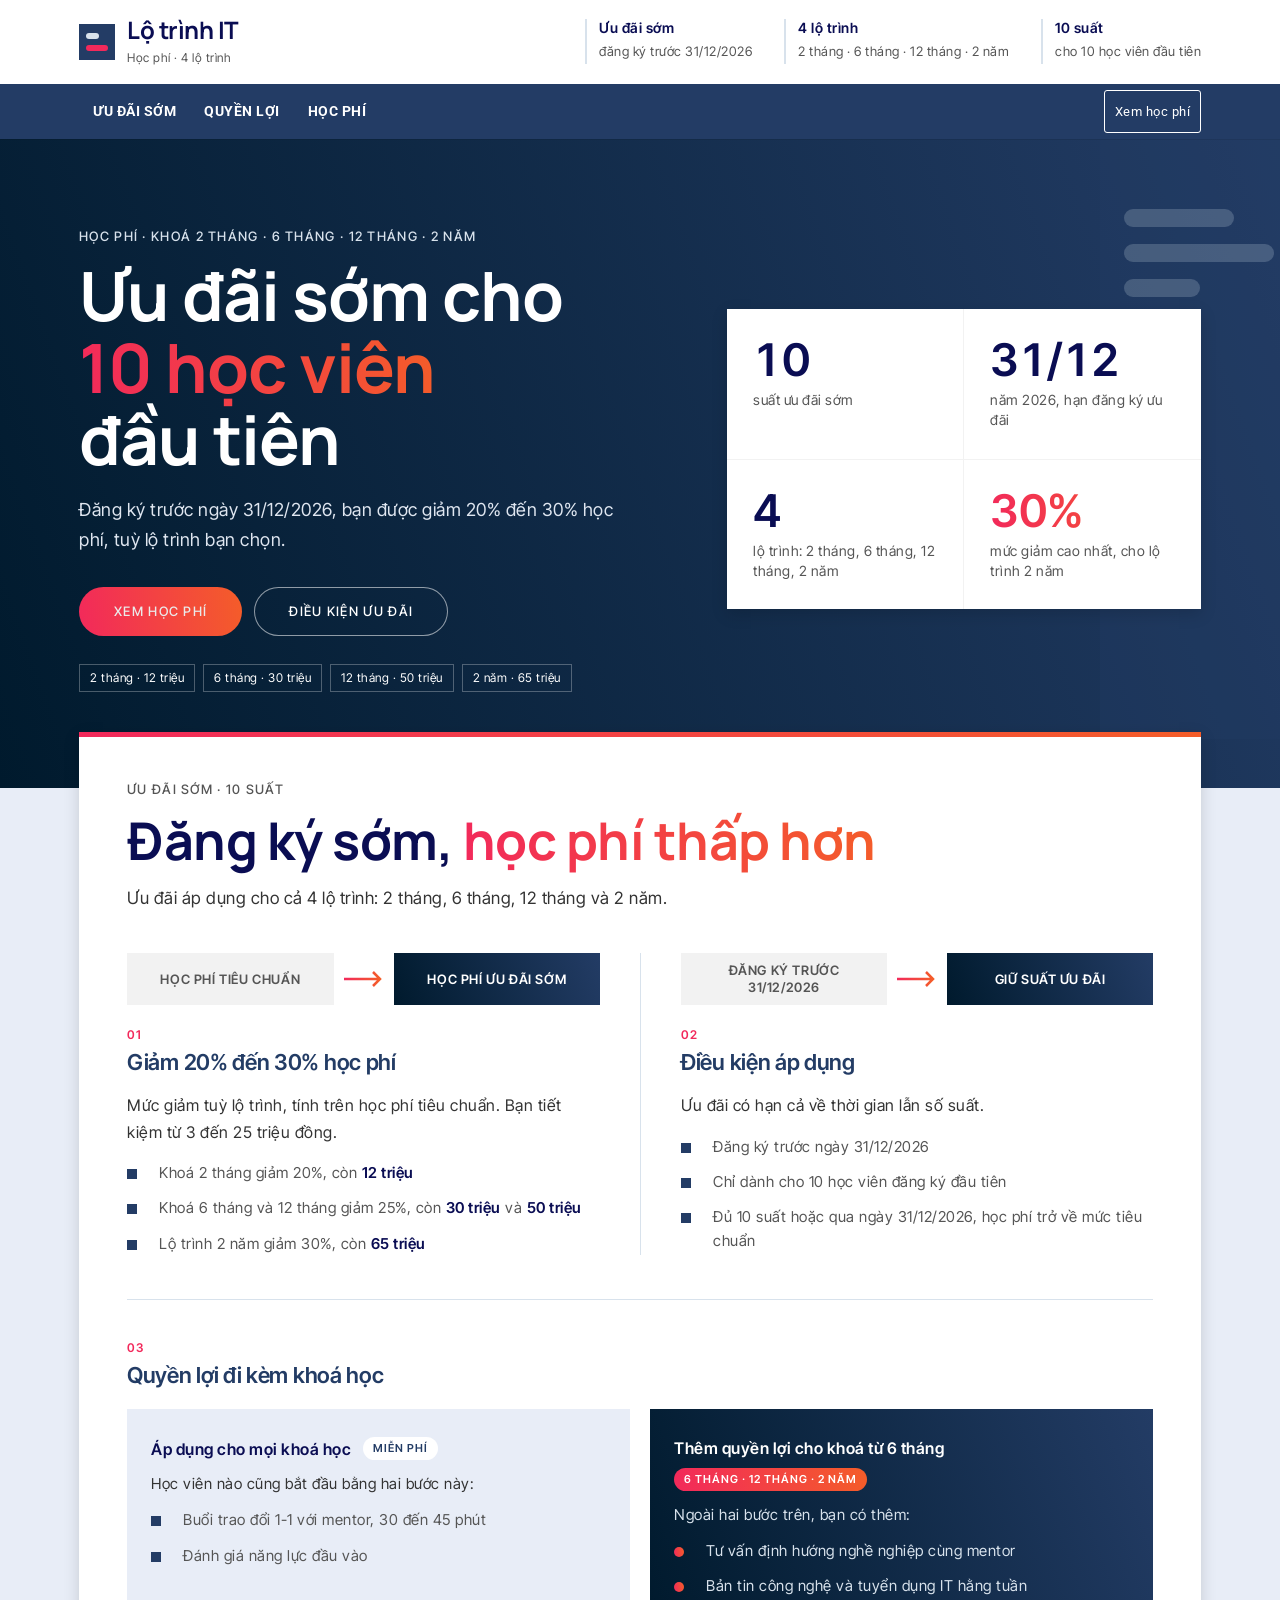
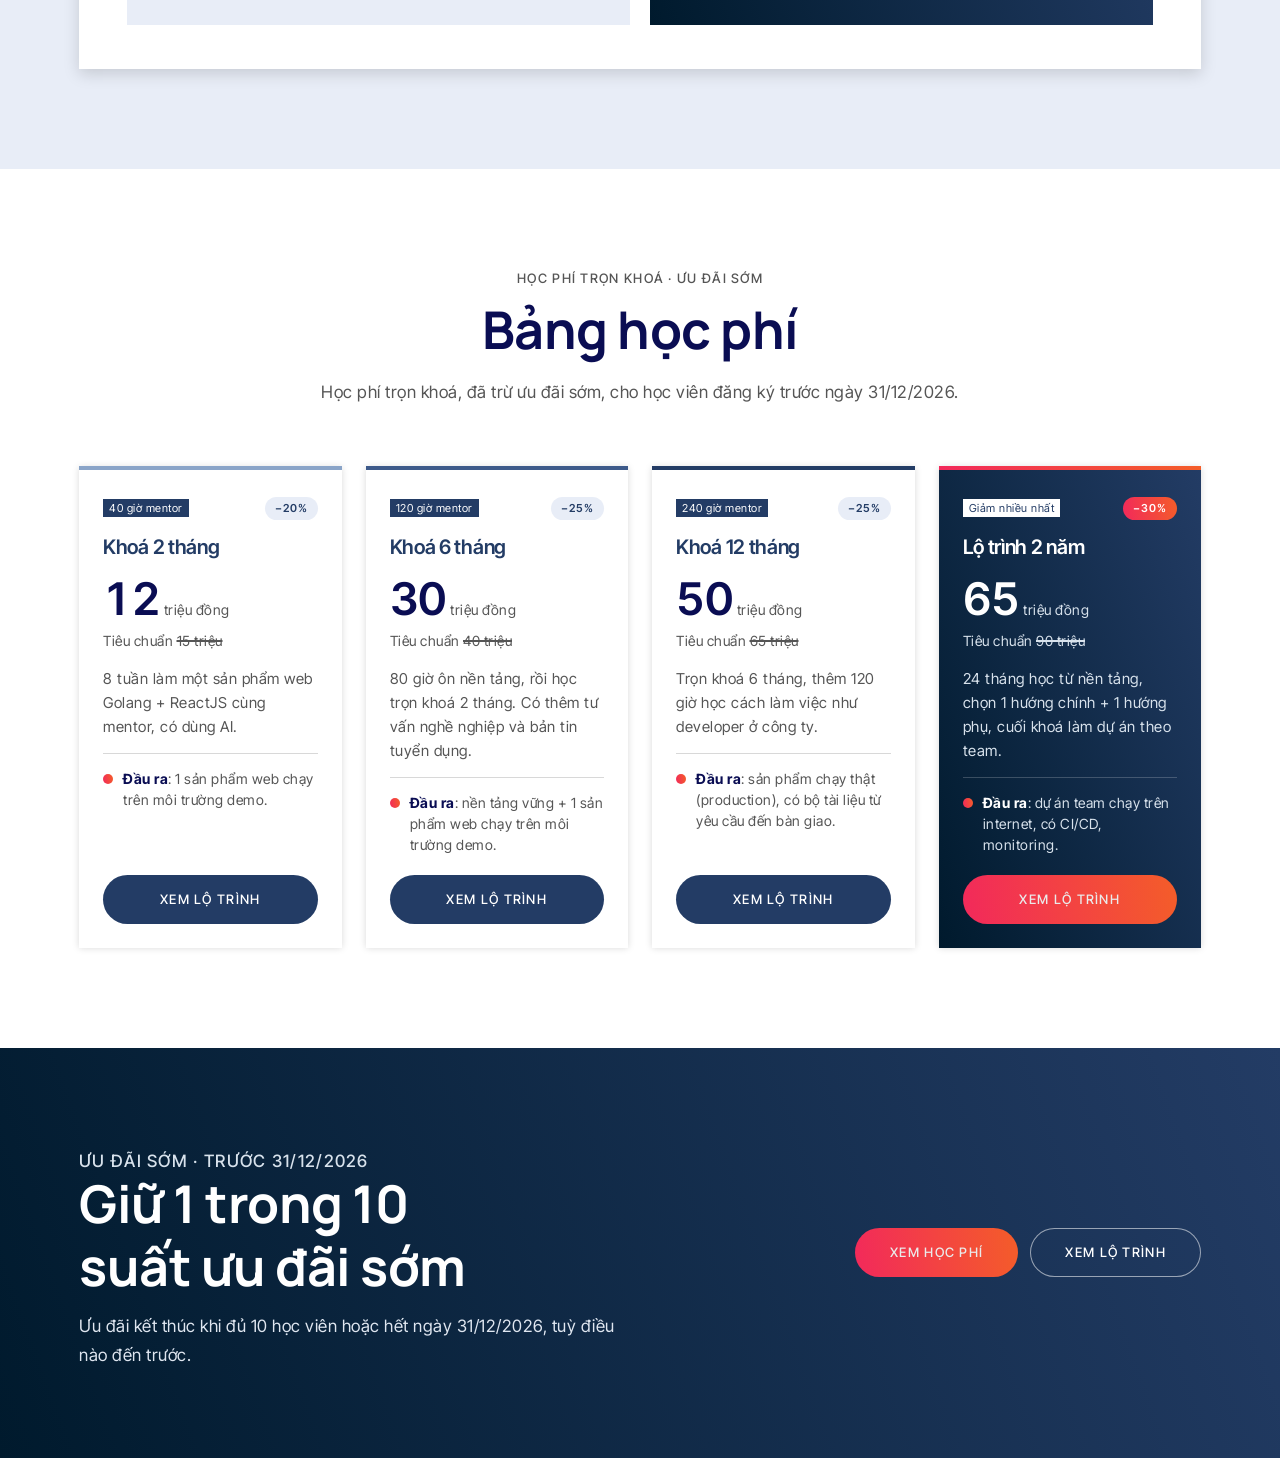
<file: public/hoc-phi-530f586a.html>
<!doctype html>
<html lang="vi">
<head>
<meta charset="utf-8">
<meta name="viewport" content="width=device-width,initial-scale=1,viewport-fit=cover">
<meta name="robots" content="noindex,nofollow,noarchive,nosnippet">
<meta name="referrer" content="no-referrer">
<title>Học phí các khoá học · UpNext</title>
<meta name="description" content="Học phí 4 lộ trình đào tạo IT và ưu đãi sớm cho 10 học viên đầu tiên đăng ký trước 31/12/2026.">
<meta name="theme-color" content="#233c65">
<link rel="icon" href="data:image/svg+xml,%3Csvg xmlns='http://www.w3.org/2000/svg' viewBox='0 0 32 32'%3E%3Crect width='32' height='32' fill='%23233c65'/%3E%3Crect x='7' y='19' width='18' height='6' rx='3' fill='%23f2295b'/%3E%3Crect x='7' y='8' width='11' height='6' rx='3' fill='%23d8e2ec'/%3E%3C/svg%3E">
<link rel="preconnect" href="https://fonts.googleapis.com">
<link rel="preconnect" href="https://fonts.gstatic.com" crossorigin>
<link rel="stylesheet" href="https://fonts.googleapis.com/css2?family=Inter+Tight:wght@400;500;600;700&family=Manrope:wght@700&family=Roboto:wght@400;700&display=swap">
<link rel="stylesheet" href="assets/site.css">
<link rel="stylesheet" href="assets/pricing.css">
</head>
<body>
<a class="skip" href="#noi-dung">Bỏ qua đến nội dung</a>

<div class="brand"><div class="wrap">
  <a class="wordmark" href="#top" aria-label="Học phí, về đầu trang">
    <svg class="mk" viewBox="0 0 36 36" aria-hidden="true"><rect width="36" height="36" fill="#233c65"/><rect x="7" y="9" width="13" height="6" rx="3" fill="#d8e2ec"/><rect x="7" y="21" width="22" height="6" rx="3" fill="#f2295b"/></svg>
    <div><b>Lộ trình IT</b><span>Học phí · 4 lộ trình</span></div>
  </a>
  <div class="brand-info">
    <div class="info"><b>Ưu đãi sớm</b><span>đăng ký trước 31/12/2026</span></div>
    <div class="info"><b>4 lộ trình</b><span>2 tháng · 6 tháng · 12 tháng · 2 năm</span></div>
    <div class="info"><b>10 suất</b><span>cho 10 học viên đầu tiên</span></div>
  </div>
</div></div>

<nav class="main" aria-label="Mục lục"><div class="wrap">
  <div class="nav-scroll"><a href="#uu-dai">Ưu đãi sớm</a><a href="#quyen-loi">Quyền lợi</a><a href="#bang-gia">Học phí</a></div>
  <a class="btn-outline" href="#bang-gia">Xem học phí</a>
</div></nav>

<main id="noi-dung">
<header class="hero on-dark" id="top">
  <svg class="hero-art" viewBox="0 0 520 600" preserveAspectRatio="xMaxYMid slice" aria-hidden="true">
    <rect x="300" y="0" width="200" height="600" fill="#233c65" opacity=".55"/>
    <rect x="324" y="70" width="110" height="18" rx="9" fill="#d8e2ec" opacity=".35"/>
    <rect x="324" y="105" width="150" height="18" rx="9" fill="#d8e2ec" opacity=".35"/>
    <rect x="324" y="140" width="76" height="18" rx="9" fill="#d8e2ec" opacity=".35"/>
  </svg>
  <div class="wrap">
    <div class="reveal">
      <p class="eyebrow">Học phí · Khoá 2 tháng · 6 tháng · 12 tháng · 2 năm</p>
      <h1>Ưu đãi sớm cho <em>10&nbsp;học&nbsp;viên</em> đầu tiên</h1>
      <p class="lead">Đăng ký trước ngày 31/12/2026, bạn được giảm 20% đến 30% học phí, tuỳ lộ trình bạn chọn.</p>
      <div class="hero-cta">
        <a class="btn btn-primary" href="#bang-gia">Xem học phí</a>
        <a class="btn btn-ghost" href="#uu-dai">Điều kiện ưu đãi</a>
      </div>
      <div class="hero-meta"><span class="chip">2 tháng · 12 triệu</span><span class="chip">6 tháng · 30 triệu</span><span class="chip">12 tháng · 50 triệu</span><span class="chip">2 năm · 65 triệu</span></div>
    </div>
    <div class="stats reveal">
      <div class="stat"><b>10</b><span>suất ưu đãi sớm</span></div>
      <div class="stat"><b>31/12</b><span>năm 2026, hạn đăng ký ưu đãi</span></div>
      <div class="stat"><b>4</b><span>lộ trình: 2 tháng, 6 tháng, 12 tháng, 2 năm</span></div>
      <div class="stat gate"><b>30%</b><span>mức giảm cao nhất, cho lộ trình 2 năm</span></div>
    </div>
  </div>
</header>

<section id="uu-dai" class="value-sec"><div class="wrap">
  <svg width="0" height="0" style="position:absolute" aria-hidden="true"><defs><linearGradient id="shift-grad" x1="0" x2="1"><stop offset="0" stop-color="#f2295b"/><stop offset="1" stop-color="#f45d29"/></linearGradient></defs></svg>
  <div class="value-panel reveal">
    <header class="value-head"><p class="eyebrow">Ưu đãi sớm · 10 suất</p><h2>Đăng ký sớm, <em>học phí thấp hơn</em></h2><p class="sub">Ưu đãi áp dụng cho cả 4 lộ trình: 2 tháng, 6 tháng, 12 tháng và 2 năm.</p></header>
    <div class="value-grid">
      <article class="value">
        <p class="shift"><span class="from">Học phí tiêu chuẩn</span><span class="sr-only"> chuyển sang </span><svg class="shift-arrow" viewBox="0 0 40 16" aria-hidden="true"><path d="M0 8h36M29 1l7 7-7 7" fill="none" stroke="url(#shift-grad)" stroke-width="2.5"/></svg><span class="to">Học phí ưu đãi sớm</span></p>
        <h3><span class="no">01</span>Giảm 20% đến 30% học phí</h3>
        <p>Mức giảm tuỳ lộ trình, tính trên học phí tiêu chuẩn. Bạn tiết kiệm từ 3 đến 25 triệu đồng.</p>
        <ul class="checks">
          <li><span>Khoá 2 tháng giảm 20%, còn <b>12 triệu</b></span></li>
          <li><span>Khoá 6 tháng và 12 tháng giảm 25%, còn <b>30 triệu</b> và <b>50 triệu</b></span></li>
          <li><span>Lộ trình 2 năm giảm 30%, còn <b>65 triệu</b></span></li>
        </ul></article>
      <article class="value">
        <p class="shift"><span class="from">Đăng ký trước 31/12/2026</span><span class="sr-only"> chuyển sang </span><svg class="shift-arrow" viewBox="0 0 40 16" aria-hidden="true"><path d="M0 8h36M29 1l7 7-7 7" fill="none" stroke="url(#shift-grad)" stroke-width="2.5"/></svg><span class="to">Giữ suất ưu đãi</span></p>
        <h3><span class="no">02</span>Điều kiện áp dụng</h3>
        <p>Ưu đãi có hạn cả về thời gian lẫn số suất.</p>
        <ul class="checks">
          <li><span>Đăng ký trước ngày 31/12/2026</span></li>
          <li><span>Chỉ dành cho 10 học viên đăng ký đầu tiên</span></li>
          <li><span>Đủ 10 suất hoặc qua ngày 31/12/2026, học phí trở về mức tiêu chuẩn</span></li>
        </ul></article>
    </div>
    <div class="value-perks" id="quyen-loi">
      <h3><span class="no">03</span>Quyền lợi đi kèm khoá học</h3>
      <div class="perk-grid">
        <article class="perk">
          <p class="perk-k">Áp dụng cho mọi khoá học<span class="perk-tag">Miễn phí</span></p>
          <p>Học viên nào cũng bắt đầu bằng hai bước này:</p>
          <ul class="checks">
            <li><span>Buổi trao đổi 1-1 với mentor, 30 đến 45 phút</span></li>
            <li><span>Đánh giá năng lực đầu vào</span></li>
          </ul></article>
        <article class="perk perk-plus">
          <p class="perk-k">Thêm quyền lợi cho khoá từ 6 tháng<span class="perk-tag">6 tháng · 12 tháng · 2 năm</span></p>
          <p>Ngoài hai bước trên, bạn có thêm:</p>
          <ul class="checks">
            <li><span>Tư vấn định hướng nghề nghiệp cùng mentor</span></li>
            <li><span>Bản tin công nghệ và tuyển dụng IT hằng tuần</span></li>
          </ul></article>
      </div>
    </div>
  </div>
</div></section>

<section id="bang-gia"><div class="wrap">
  <header class="sec-head reveal"><p class="eyebrow">Học phí trọn khoá · Ưu đãi sớm</p><h2>Bảng học phí</h2><p class="sub">Học phí trọn khoá, đã trừ ưu đãi sớm, cho học viên đăng ký trước ngày 31/12/2026.</p></header>
  <div class="grid4">
    <article class="card phase price-card reveal"><span class="idx"></span>
      <div class="top"><span class="tag">40 giờ mentor</span><span class="perk-tag save">−20%</span></div>
      <h3>Khoá 2 tháng</h3>
      <p class="hrs"><span class="sr-only">Học phí ưu đãi sớm: </span>12<small> triệu đồng</small></p>
      <p class="was">Tiêu chuẩn <s>15 triệu</s></p>
      <p class="out">8 tuần làm một sản phẩm web Golang + ReactJS cùng mentor, có dùng AI.</p>
      <p class="gate"><i class="gate-dot"></i><span><b>Đầu ra</b>: 1 sản phẩm web chạy trên môi trường demo.</span></p>
      <a class="btn btn-navy" href="/2-thang">Xem lộ trình</a>
    </article>
    <article class="card phase price-card reveal"><span class="idx"></span>
      <div class="top"><span class="tag">120 giờ mentor</span><span class="perk-tag save">−25%</span></div>
      <h3>Khoá 6 tháng</h3>
      <p class="hrs"><span class="sr-only">Học phí ưu đãi sớm: </span>30<small> triệu đồng</small></p>
      <p class="was">Tiêu chuẩn <s>40 triệu</s></p>
      <p class="out">80 giờ ôn nền tảng, rồi học trọn khoá 2 tháng. Có thêm tư vấn nghề nghiệp và bản tin tuyển dụng.</p>
      <p class="gate"><i class="gate-dot"></i><span><b>Đầu ra</b>: nền tảng vững + 1 sản phẩm web chạy trên môi trường demo.</span></p>
      <a class="btn btn-navy" href="/6-thang">Xem lộ trình</a>
    </article>
    <article class="card phase price-card reveal"><span class="idx"></span>
      <div class="top"><span class="tag">240 giờ mentor</span><span class="perk-tag save">−25%</span></div>
      <h3>Khoá 12 tháng</h3>
      <p class="hrs"><span class="sr-only">Học phí ưu đãi sớm: </span>50<small> triệu đồng</small></p>
      <p class="was">Tiêu chuẩn <s>65 triệu</s></p>
      <p class="out">Trọn khoá 6 tháng, thêm 120 giờ học cách làm việc như developer ở công ty.</p>
      <p class="gate"><i class="gate-dot"></i><span><b>Đầu ra</b>: sản phẩm chạy thật (production), có bộ tài liệu từ yêu cầu đến bàn giao.</span></p>
      <a class="btn btn-navy" href="/12-thang">Xem lộ trình</a>
    </article>
    <article class="card phase price-card best reveal"><span class="idx"></span>
      <div class="top"><span class="tag">Giảm nhiều nhất</span><span class="perk-tag save">−30%</span></div>
      <h3>Lộ trình 2 năm</h3>
      <p class="hrs"><span class="sr-only">Học phí ưu đãi sớm: </span>65<small> triệu đồng</small></p>
      <p class="was">Tiêu chuẩn <s>90 triệu</s></p>
      <p class="out">24 tháng học từ nền tảng, chọn 1 hướng chính + 1 hướng phụ, cuối khoá làm dự án theo team.</p>
      <p class="gate"><i class="gate-dot"></i><span><b>Đầu ra</b>: dự án team chạy trên internet, có CI/CD, monitoring.</span></p>
      <a class="btn btn-primary" href="/">Xem lộ trình</a>
    </article>
  </div>
</div></section>


<section class="cta on-dark"><div class="wrap">
  <div class="reveal">
    <p class="eyebrow" style="color:var(--surface-blue-100)">Ưu đãi sớm · Trước 31/12/2026</p>
    <h2>Giữ 1 trong 10 suất ưu đãi sớm</h2>
    <p>Ưu đãi kết thúc khi đủ 10 học viên hoặc hết ngày 31/12/2026, tuỳ điều nào đến trước.</p>
  </div>
  <div class="hero-cta reveal">
    <a class="btn btn-primary" href="#bang-gia">Xem học phí</a>
    <a class="btn btn-ghost" href="/">Xem lộ trình</a>
  </div>
</div></section>
</main>

<script src="assets/site.js"></script>
</body>
</html>
</file>
<file: public/assets/site.css>
/* ===== UpNext design tokens (upnext.vn, captured 28 Sep 2026) ===== */
:root{
  --navy-900:#0a0d53; --navy-700:#233c65; --navy-deep:#001a2d; --navy-overlay:rgba(35,60,101,.7);
  --accent-orange:#f45d29; --accent-crimson:#f2295b;
  --slate-600:#4b5863; --gray-800:#333333; --gray-600:#555555; --gray-500:#777777; --gray-300:#c4c4c4; --gray-200:#d8d8d8;
  --surface-0:#ffffff; --surface-50:#f5f5f5; --surface-100:#f2f2f2; --surface-blue-50:#e8edf7; --surface-blue-100:#d8e2ec; --surface-dark:#23282d;
  --on-accent:#eaeaea;
  --gradient-accent:linear-gradient(260deg,var(--accent-orange) 0%,var(--accent-crimson) 100%);
  --gradient-navy:linear-gradient(250deg,var(--navy-700) 0%,var(--navy-deep) 100%);
  --shadow-card:0 0 7px 0 rgba(0,0,0,.15); --shadow-card-strong:0 0 7px 0 rgba(0,0,0,.2); --shadow-float:0 5px 15px 0 rgba(0,0,0,.15);
  --space-1:2px; --space-2:6px; --space-3:10px; --space-4:18px; --space-5:24px; --space-6:35px; --space-7:60px; --space-8:100px;
  --radius-sm:3px; --radius-pill:50px;
  --font-sans:"Inter Tight",system-ui,sans-serif; --font-display:Manrope,"Inter Tight",sans-serif; --font-ui:Roboto,Arial,sans-serif;
  /* derived: mid-navy for stage 2 bars, between navy-700 and surface-blue-100 */
  --navy-500:#3d5a8a; --navy-300:#8aa4c8;
  /* derived: crimson darkened to 4.5:1+ on white, for form error text */
  --danger-700:#b3123c; --danger-50:#fdecef;
  --nav-h:55px;
  color-scheme:light;
}
*,*::before,*::after{box-sizing:border-box}
html{scroll-behavior:smooth;scroll-padding-top:calc(var(--nav-h) + 12px);-webkit-text-size-adjust:100%}
@media (prefers-reduced-motion:reduce){html{scroll-behavior:auto}}
body{margin:0;background:var(--surface-0);color:var(--gray-600);font-family:var(--font-sans);font-size:16px;line-height:1.7;letter-spacing:.5px;-webkit-font-smoothing:antialiased}
img,svg{display:block}
a{color:inherit}
h1,h2,h3,h4{margin:0;color:var(--navy-900);text-wrap:balance}
p,ul,ol{margin:0}
ul,ol{padding:0;list-style:none}
.wrap{max-width:1170px;margin:0 auto;padding-inline:24px}
.num{font-variant-numeric:tabular-nums}
.skip{position:absolute;left:-9999px;top:8px;z-index:50;background:var(--navy-900);color:#fff;padding:10px 16px;text-decoration:none}
.skip:focus{left:16px}
:focus-visible{outline:2px solid var(--navy-700);outline-offset:3px}

/* ===== type ===== */
.eyebrow{font-size:13px;line-height:1.4;letter-spacing:1.3px;text-transform:uppercase;font-weight:500;color:var(--gray-600)}
h2{font-family:var(--font-display);font-weight:700;font-size:clamp(32px,4.6vw,52px);line-height:1.2;letter-spacing:-.5px}
h3{font-size:20px;line-height:26px;font-weight:600;letter-spacing:-.3px;color:var(--navy-700)}
h3 .no{display:block;font-size:12px;line-height:1.4;letter-spacing:1.3px;font-weight:600;color:var(--accent-crimson);margin-bottom:4px}

/* ===== buttons (design-system Button) ===== */
.btn{display:inline-flex;align-items:center;justify-content:center;gap:10px;min-height:48px;border:0;cursor:pointer;text-decoration:none;font-family:var(--font-sans);font-size:13px;line-height:13px;font-weight:500;letter-spacing:1.3px;text-transform:uppercase;padding:var(--space-4) var(--space-6);border-radius:var(--radius-pill);transition:filter .2s,background-color .2s,color .2s,box-shadow .2s}
.btn-primary{color:var(--on-accent);background-color:var(--navy-700);background-image:var(--gradient-accent)}
.btn-primary:hover{filter:brightness(1.06)}
.btn-navy{color:var(--surface-0);background:var(--navy-700)}
.btn-navy:hover{background:var(--navy-900)}
.btn-ghost{color:var(--surface-0);background:transparent;box-shadow:inset 0 0 0 1px rgba(255,255,255,.55)}
.btn-ghost:hover{background:var(--surface-0);color:var(--navy-700)}
.on-dark :focus-visible{outline-color:var(--surface-0)}

/* ===== header stack: utility bar -> brand row -> navy menu ===== */
.util{background:var(--surface-50);font-size:12px;line-height:1.5;color:var(--gray-600)}
.util .wrap{display:flex;justify-content:space-between;gap:6px 16px;padding-block:7px;flex-wrap:wrap}
.brand{background:var(--surface-0)}
.brand .wrap{display:flex;align-items:center;justify-content:space-between;gap:24px;padding-block:18px}
.wordmark{display:flex;align-items:center;gap:12px;text-decoration:none}
.wordmark .mk{width:36px;height:36px}
.wordmark b{font-family:var(--font-display);font-weight:700;font-size:24px;letter-spacing:-.5px;color:var(--navy-900);line-height:1}
.wordmark span{display:block;font-size:12px;color:var(--gray-600);letter-spacing:.5px;margin-top:4px;line-height:1.2}
.brand-info{display:flex;gap:32px}
.info{border-left:2px solid var(--surface-blue-100);padding-left:12px}
.info b{display:block;font-size:14px;color:var(--navy-900);font-weight:600;line-height:1.3}
.info span{font-size:13px;color:var(--gray-600);line-height:1.3}
nav.main{position:sticky;top:0;z-index:20;background:var(--navy-700);box-shadow:0 1px 0 rgba(0,0,0,.08)}
nav.main .wrap{display:flex;align-items:center;gap:8px;min-height:var(--nav-h)}
.nav-scroll{display:flex;overflow-x:auto;scrollbar-width:none;flex:1;min-width:0;-webkit-mask-image:linear-gradient(90deg,#000 calc(100% - 28px),transparent);mask-image:linear-gradient(90deg,#000 calc(100% - 28px),transparent)}
.nav-scroll::-webkit-scrollbar{display:none}
.nav-scroll a{position:relative;font-family:var(--font-ui);font-weight:700;font-size:14px;line-height:27.2px;letter-spacing:.5px;text-transform:uppercase;color:var(--surface-0);text-decoration:none;padding:14px 14px;white-space:nowrap}
.nav-scroll a::after{content:"";position:absolute;left:14px;right:14px;bottom:8px;height:2px;background:var(--gradient-accent);transform:scaleX(0);transform-origin:left;transition:transform .2s}
.nav-scroll a:hover,.nav-scroll a[aria-current]{color:var(--surface-blue-100)}
.nav-scroll a[aria-current]::after{transform:scaleX(1)}
.nav-scroll a:focus-visible{outline:2px solid var(--surface-0);outline-offset:-4px}
.btn-outline{flex:none;font-family:var(--font-ui);font-size:13px;line-height:27.2px;letter-spacing:.5px;color:var(--surface-0);text-decoration:none;border:1px solid var(--surface-0);border-radius:var(--radius-sm);padding:7px var(--space-3);transition:background-color .2s,color .2s}
.btn-outline:hover{background:var(--surface-0);color:var(--navy-700)}
.btn-outline:focus-visible{outline-color:var(--surface-0)}

/* ===== hero ===== */
.hero{position:relative;background:var(--gradient-navy);color:#fff;overflow:hidden}
.hero-art{position:absolute;right:-40px;top:0;bottom:0;width:520px;pointer-events:none;opacity:.6}
.hero .wrap{position:relative;display:grid;grid-template-columns:1.25fr 1fr;gap:56px;align-items:center;padding-block:88px 96px}
.hero .eyebrow{color:var(--surface-blue-100)}
.hero h1{font-family:var(--font-display);font-weight:700;color:#fff;font-size:clamp(40px,6.2vw,68px);line-height:1.06;letter-spacing:-1px;margin-top:14px}
.hero h1 em{font-style:normal;background:var(--gradient-accent);-webkit-background-clip:text;background-clip:text;color:transparent}
.hero .lead{max-width:56ch;color:#dfe6f0;font-size:18px;line-height:1.65;margin-top:20px}
.hero-cta{display:flex;flex-wrap:wrap;gap:12px;margin-top:32px}
.hero-meta{display:flex;flex-wrap:wrap;gap:8px;margin-top:28px}
.chip{font-size:12px;line-height:1;letter-spacing:.5px;color:var(--surface-0);border:1px solid rgba(255,255,255,.28);padding:7px 10px}
.stats{display:grid;grid-template-columns:1fr 1fr;background:var(--surface-0);box-shadow:var(--shadow-float)}
.stat{padding:28px 26px;display:grid;gap:8px;align-content:start}
.stat:nth-child(odd){border-right:1px solid var(--surface-100)}
.stat:nth-child(-n+2){border-bottom:1px solid var(--surface-100)}
.stat b{font-size:45px;line-height:1;font-weight:600;letter-spacing:.5px;color:var(--navy-900);font-variant-numeric:tabular-nums}
.stat span{font-size:14px;line-height:1.45;color:var(--gray-600)}
.stat.gate b{background:var(--gradient-accent);-webkit-background-clip:text;background-clip:text;color:transparent}

/* ===== sections ===== */
section{padding-block:var(--space-8)}
section.tint{background:var(--surface-blue-50)}
section.band{background:var(--surface-100)}
.sec-head{text-align:center;display:grid;gap:12px;margin-bottom:var(--space-7)}
.sec-head .sub{max-width:66ch;margin:4px auto 0;font-size:17px}
.card{background:var(--surface-0);box-shadow:var(--shadow-card);padding:var(--space-5)}
.card > h3 + *{margin-top:14px}
.grid2{display:grid;grid-template-columns:1fr 1fr;gap:var(--space-5)}
.grid3{display:grid;grid-template-columns:repeat(3,1fr);gap:var(--space-5)}
.stack-col{display:grid;gap:var(--space-5);align-content:start}
.mt{margin-top:var(--space-5)}
.note{padding:14px 18px;background:var(--surface-blue-50);font-size:15px;line-height:1.6;color:var(--navy-700);display:flex;gap:12px}
.note::before{content:"";flex:none;width:6px;height:6px;margin-top:9px;background:var(--navy-700)}
.note b{color:var(--navy-900)}
section.tint .note{background:var(--surface-0);box-shadow:var(--shadow-card)}
.lead-note{max-width:820px;margin:0 auto var(--space-5)}

/* principles */
.pillars{display:grid;grid-template-columns:repeat(3,1fr);gap:var(--space-5)}
.pillar{display:grid;gap:14px;align-content:start;padding:28px var(--space-5);position:relative;transition:box-shadow .2s,transform .2s}
.pillar::before{content:"";position:absolute;inset:0 0 auto 0;height:4px;background:var(--navy-700)}
.pillar:hover{box-shadow:var(--shadow-card-strong);transform:translateY(-2px)}
.pillar p{font-size:15px;line-height:1.6}

/* gantt */
.gantt{position:relative}
.g-axis,.g-row{display:grid;grid-template-columns:180px 1fr;align-items:center}
.ticks{position:relative;height:52px;border-bottom:1px solid var(--gray-200)}
.ticks span{position:absolute;bottom:4px;transform:translateX(-50%);font-size:12px;color:var(--gray-600)}
.ticks span.first{transform:none}.ticks span.last{transform:translateX(-100%)}
.gate-lbl{position:absolute;top:2px;transform:translateX(-50%);font-size:11px;line-height:18px;font-weight:600;letter-spacing:.5px;text-transform:uppercase;color:#fff;background:var(--navy-900);padding:0 7px;white-space:nowrap}
.gate-lbl::after{content:"";position:absolute;left:50%;top:100%;width:2px;height:8px;margin-left:-1px;background:var(--accent-crimson)}
.gate-lbl.last{transform:translateX(-100%)}.gate-lbl.last::after{left:auto;right:0}
.g-row{min-height:50px;border-bottom:1px dashed var(--surface-blue-100)}
.g-row.sep{border-top:1px solid var(--gray-200)}
.lab{font-size:14px;font-weight:600;color:var(--navy-900);line-height:1.3;padding:8px 12px 8px 0}
.lab small{display:block;font-weight:400;color:var(--gray-600);font-size:12px;margin-top:2px}
.g-track{position:relative;height:50px}
.g-track .gl{position:absolute;top:0;bottom:0;border-left:2px solid var(--accent-crimson)}
.g-track .gl.end{margin-left:-2px}
.bar{position:absolute;top:12px;height:26px;background:var(--navy-700);color:#fff;font-size:12px;line-height:26px;font-weight:500;padding:0 9px;white-space:nowrap;overflow:hidden;text-overflow:ellipsis;z-index:1}
.bar.p2{background:var(--navy-500)}.bar.p3{background:var(--navy-900)}
.bar.lite{background:var(--surface-blue-100);color:var(--navy-900)}
.bar.mid{background:var(--navy-300);color:var(--navy-900)}
.legend{display:flex;flex-wrap:wrap;gap:10px 22px;margin-top:22px;font-size:13px;color:var(--gray-600)}
.legend span{display:inline-flex;align-items:center;gap:8px}
.legend i{display:inline-block;width:14px;height:14px}

/* stage cards */
.phases{display:grid;grid-template-columns:repeat(3,1fr);gap:var(--space-5);margin-top:var(--space-7)}
.phase{display:flex;flex-direction:column;gap:14px;position:relative;padding-top:30px}
.phase .btn{margin-top:auto}
.phase .idx{position:absolute;top:-1px;left:0;right:0;height:4px;background:var(--navy-700)}
.phase:nth-child(2) .idx{background:var(--navy-500)}.phase:nth-child(3) .idx{background:var(--navy-900)}
.phase .top{display:flex;justify-content:space-between;align-items:baseline;gap:10px}
.tag{display:inline-block;font-size:11px;line-height:14px;letter-spacing:.5px;color:#fff;background:var(--navy-700);padding:var(--space-1) var(--space-2)}
.phase .hrs{font-size:32px;line-height:1;font-weight:600;color:var(--navy-900);font-variant-numeric:tabular-nums}
.phase .hrs small{font-size:13px;color:var(--gray-600);font-weight:400}
.phase .out{font-size:15px;line-height:1.6}
.phase .gate{display:flex;gap:10px;border-top:1px solid var(--gray-200);padding-top:14px;margin-bottom:6px;font-size:14px;line-height:1.5}
.phase .gate b{color:var(--navy-900)}
.gate-dot{flex:none;width:10px;height:10px;margin-top:6px;border-radius:50%;background:var(--gradient-accent)}

/* tables -> cards on mobile */
.tbl{box-shadow:var(--shadow-card);background:var(--surface-0)}
table{width:100%;border-collapse:collapse;font-size:15px;line-height:1.55}
th{font-family:var(--font-ui);font-size:12px;letter-spacing:.5px;text-transform:uppercase;text-align:left;color:#fff;background:var(--navy-700);padding:13px 18px;font-weight:700}
td{padding:15px 18px;border-bottom:1px solid var(--surface-100);vertical-align:top}
tr:last-child td{border-bottom:0}
td:first-child{font-weight:600;color:var(--navy-900)}

/* tabs */
.tabs{display:flex;gap:10px;justify-content:center;flex-wrap:wrap;margin-bottom:28px}
.tab{font-family:var(--font-sans);font-size:13px;font-weight:500;letter-spacing:1.3px;text-transform:uppercase;border:0;cursor:pointer;min-height:48px;padding:14px 26px;border-radius:var(--radius-pill);background:var(--surface-0);color:var(--navy-700);box-shadow:var(--shadow-card);transition:background-color .2s,color .2s}
.tab:hover{background:var(--surface-blue-50)}
.tab[aria-selected="true"]{background:var(--navy-700);color:#fff}
.spec{padding:28px}
.spec .no{display:block;font-size:12px;line-height:1.4;letter-spacing:1.3px;font-weight:600;color:var(--accent-crimson);margin-bottom:10px;text-transform:uppercase}

/* lists */
.checks{display:grid;gap:12px}
.checks li{display:grid;grid-template-columns:20px 1fr;gap:12px;font-size:15px;line-height:1.55}
.checks li::before{content:"";width:10px;height:10px;margin-top:8px;background:var(--navy-700)}
.checks b{color:var(--navy-900);font-weight:600}
.checks.two{grid-template-columns:1fr 1fr;gap:12px 32px}

/* outcomes */
.outcome{position:relative;overflow:hidden;padding:28px}
.outcome::before{content:"";position:absolute;inset:0 0 auto 0;height:4px;background:var(--gradient-accent)}
.outcome .k{font-size:12px;letter-spacing:1.3px;text-transform:uppercase;font-weight:600;color:var(--accent-crimson)}
.outcome h3{margin-top:6px}
.outcome .checks li::before{border-radius:50%;background:var(--gradient-accent)}

/* cross-cutting skills */
.skills{display:grid;grid-template-columns:repeat(4,1fr);gap:var(--space-5)}
.skill{background:var(--surface-0);box-shadow:var(--shadow-card);padding:var(--space-5);display:grid;gap:12px;align-content:start}
.skill-lvl{display:flex;gap:4px;align-items:flex-end;height:22px}
.skill-lvl i{width:10px;background:var(--surface-blue-100)}
.skill-lvl i:nth-child(1){height:10px}.skill-lvl i:nth-child(2){height:16px}.skill-lvl i:nth-child(3){height:22px}
.skill-lvl i.on{background:var(--navy-700)}
.skill h3{font-size:18px;line-height:1.3}
.stage{font-size:14px;line-height:1.5;border-top:1px solid var(--surface-100);padding-top:12px}
.stage b{display:block;font-size:11px;letter-spacing:1px;text-transform:uppercase;font-weight:600;color:var(--navy-700);margin-bottom:2px}

/* closing CTA */
.cta{background:var(--gradient-navy);color:#fff;padding-block:88px}
.cta .wrap{display:grid;grid-template-columns:1.3fr 1fr;gap:40px;align-items:center}
.cta h2{color:#fff}
.cta p{color:#dfe6f0;font-size:17px;margin-top:14px;max-width:56ch}
.cta .hero-cta{justify-content:flex-end;margin-top:0}

/* program switcher: one page, one view per roadmap */
.prog{background:var(--navy-900);color:#fff}
.prog .wrap{display:flex;align-items:center;gap:14px;min-height:52px}
.prog-lbl{flex:none;font-size:12px;letter-spacing:1.3px;text-transform:uppercase;font-weight:500;color:var(--surface-blue-100)}
.prog-list{display:flex;gap:8px;overflow-x:auto;scrollbar-width:none;flex:1;min-width:0;padding-block:8px}
.prog-list::-webkit-scrollbar{display:none}
.prog-list a{flex:none;font-size:13px;line-height:1;font-weight:500;letter-spacing:.8px;text-transform:uppercase;color:#fff;text-decoration:none;padding:10px 16px;border-radius:var(--radius-pill);box-shadow:inset 0 0 0 1px rgba(255,255,255,.3);transition:background-color .2s,box-shadow .2s}
.prog-list a:hover{background:rgba(255,255,255,.1)}
.prog-list a[aria-current]{background-image:var(--gradient-accent);box-shadow:none}
.prog-list a small{font-size:11px;letter-spacing:.5px;text-transform:none;opacity:.8;margin-left:4px}
.prog :focus-visible{outline-color:var(--surface-0)}
#modules{display:none}
/* gate labels that sit close together: one grows left of its line, the next grows right */
.gate-lbl.first{transform:none}.gate-lbl.first::after{left:0;margin-left:0}

/* communication patterns, admission steps */
.grid4{display:grid;grid-template-columns:repeat(4,1fr);gap:var(--space-5)}
.pattern{display:grid;gap:10px;align-content:start}
.pattern .k{font-size:12px;letter-spacing:1.3px;text-transform:uppercase;font-weight:600;color:var(--accent-crimson)}
.pattern p{font-size:15px;line-height:1.6}
.pattern p b{color:var(--navy-900)}
td a{color:var(--navy-700);font-weight:600}
/* value section: white panel lifted over the hero, framed as "from -> to" shifts */
.value-sec{padding-top:0;background:var(--surface-blue-50)}
.value-panel{position:relative;z-index:2;margin-top:-56px;background:var(--surface-0);box-shadow:var(--shadow-float);padding:48px 48px 44px}
.value-panel::before{content:"";position:absolute;inset:0 0 auto 0;height:5px;background:var(--gradient-accent)}
.value-head{display:grid;gap:12px;max-width:760px;margin-bottom:40px}
.value-head h2 em{font-style:normal;background:var(--gradient-accent);-webkit-background-clip:text;background-clip:text;color:transparent}
.value-head .sub{font-size:17px;color:var(--gray-800)}
.value-grid{display:grid;grid-template-columns:1fr 1fr}
.value{display:grid;gap:16px;align-content:start;padding-right:40px}
.value + .value{padding:0 0 0 40px;border-left:1px solid var(--surface-blue-100)}
.value h3{font-size:22px;line-height:1.3}
.value > p:not(.shift){font-size:16px;line-height:1.65;color:var(--gray-800)}
.value-perks{display:grid;gap:20px;margin-top:44px;padding-top:40px;border-top:1px solid var(--surface-blue-100)}
.value-perks h3{font-size:22px;line-height:1.3}
.perk-grid{display:grid;grid-template-columns:1fr 1fr;gap:20px}
.perk{display:grid;gap:12px;align-content:start;padding:28px var(--space-5);background:var(--surface-blue-50)}
.perk > p:not(.perk-k){font-size:15px;line-height:1.6;color:var(--gray-800)}
.perk-k{display:flex;flex-wrap:wrap;align-items:center;gap:8px 12px;font-size:16px;line-height:1.4;font-weight:600;color:var(--navy-900)}
.perk-tag{font-size:11px;line-height:1;letter-spacing:1px;text-transform:uppercase;font-weight:600;padding:6px 10px;border-radius:var(--radius-pill);background:var(--surface-0);color:var(--navy-700)}
.perk-plus{background:var(--gradient-navy);color:var(--surface-blue-100)}
.perk-plus .perk-k,.perk-plus .checks b{color:#fff}
.perk-plus > p:not(.perk-k){color:var(--surface-blue-100)}
.perk-plus .perk-tag{background:var(--gradient-accent);color:#fff}
.perk-plus .checks li::before{border-radius:50%;background:var(--gradient-accent)}
.shift{display:grid;grid-template-columns:1fr auto 1fr;align-items:stretch;gap:10px;margin-bottom:6px}
.shift span:not(.sr-only){display:flex;align-items:center;justify-content:center;text-align:center;min-height:52px;padding:8px 12px;font-size:13px;line-height:1.3;font-weight:600;letter-spacing:.6px;text-transform:uppercase}
.shift .from{background:var(--surface-100);color:var(--gray-600)}
.shift .to{background:var(--gradient-navy);color:#fff}
.shift-arrow{width:40px;height:16px;align-self:center}
.sr-only{position:absolute;width:1px;height:1px;overflow:hidden;clip:rect(0 0 0 0);white-space:nowrap}
.sub-h{font-size:16px;line-height:1.4;font-weight:600;color:var(--navy-900);margin:22px 0 10px}

/* ===== sign-up form (#dang-ky): white panel with the accent top bar, as .value-panel ===== */
.reg{position:relative;max-width:760px;margin:0 auto;background:var(--surface-0);box-shadow:var(--shadow-float);padding:40px 44px 36px}
.reg::before{content:"";position:absolute;inset:0 0 auto 0;height:5px;background:var(--gradient-accent)}
.reg-grid{display:grid;grid-template-columns:1fr 1fr;gap:20px 24px}
.field{display:grid;gap:6px;align-content:start}
.field.full{grid-column:1/-1}
.field label{font-size:14px;line-height:1.4;font-weight:600;color:var(--navy-900)}
.field label small{font-size:13px;font-weight:400;color:var(--gray-600)}
.field input,.field select{width:100%;min-height:48px;margin:0;padding:10px 14px;font-family:inherit;font-size:16px;line-height:1.4;letter-spacing:normal;color:var(--gray-800);background-color:var(--surface-0);border:1px solid var(--gray-300);border-radius:var(--radius-sm);transition:border-color .2s}
.field select{appearance:none;-webkit-appearance:none;padding-right:40px;cursor:pointer;background-image:url("data:image/svg+xml,%3Csvg xmlns='http://www.w3.org/2000/svg' viewBox='0 0 12 8'%3E%3Cpath d='M1 1l5 5 5-5' fill='none' stroke='%23233c65' stroke-width='2'/%3E%3C/svg%3E");background-repeat:no-repeat;background-position:right 14px center;background-size:12px 8px}
.field input:hover,.field select:hover{border-color:var(--navy-300)}
.field input:focus,.field select:focus{border-color:var(--navy-700)}
.field [aria-invalid="true"]{border-color:var(--danger-700)}
.field-err{font-size:14px;line-height:1.4;color:var(--danger-700)}
.field-err:empty{display:none}
.hp{position:absolute;left:-9999px;width:1px;height:1px;overflow:hidden}
.reg-foot{display:flex;flex-wrap:wrap;align-items:center;justify-content:space-between;gap:16px 24px;margin-top:28px;padding-top:24px;border-top:1px solid var(--surface-blue-100)}
.reg-consent{font-size:14px;line-height:1.5;color:var(--gray-600);max-width:46ch}
.reg .btn[disabled]{opacity:.7;cursor:progress}
.reg-status{margin-top:20px}
.reg-status:empty{display:none}
.reg-status.err{background:var(--danger-50);color:var(--danger-700)}

/* reveal (progressive: only hidden when JS + motion allowed) */
@media (prefers-reduced-motion:no-preference){
  .js .reveal{opacity:0;transform:translateY(14px);transition:opacity .5s ease-out,transform .5s ease-out}
  .js .reveal.in{opacity:1;transform:none}
}

/* ===== responsive ===== */
@media (max-width:1024px){
  .brand-info .info:nth-child(2){display:none}
  .hero .wrap{grid-template-columns:1fr;gap:44px;padding-block:72px 80px}
  .hero-art{display:none}
  .skills{grid-template-columns:1fr 1fr}
  .grid3,.grid4{grid-template-columns:1fr 1fr}
  .cta .wrap{grid-template-columns:1fr}
  .cta .hero-cta{justify-content:flex-start}
}
@media (max-width:900px){
  .phases,.grid2,.pillars{grid-template-columns:1fr}
  .value-panel{padding:40px 32px 36px}
  .value{padding-right:24px}.value + .value{padding-left:24px}
  .checks.two{grid-template-columns:1fr}
  /* gantt: labels above bars, no horizontal scroll */
  .g-axis,.g-row{grid-template-columns:1fr}
  .g-axis > div:first-child{display:none}
  .g-row{border-bottom:0;padding-top:6px}
  .g-row.sep{border-top:0}
  .lab{padding:0;display:flex;gap:8px;align-items:baseline}
  .lab small{display:inline;margin:0}
  .g-track{height:38px;border-bottom:1px dashed var(--surface-blue-100)}
  .bar{top:6px}
  .bar span{display:none}
}
@media (max-width:720px){
  .wrap{padding-inline:16px}
  section{padding-block:64px}
  .sec-head{margin-bottom:40px}
  .brand-info{display:none}
  .skills,.grid3,.grid4{grid-template-columns:1fr}
  .value-panel{margin-top:-40px;padding:32px 18px 28px}
  .value-grid{grid-template-columns:1fr;gap:36px}
  .value,.value + .value{padding:0;border:0}
  .value + .value{padding-top:36px;border-top:1px solid var(--surface-blue-100)}
  .value-perks{margin-top:36px;padding-top:36px}
  .perk-grid{grid-template-columns:1fr}
  .perk{padding:22px 18px}
  .shift{gap:6px}.shift span:not(.sr-only){font-size:12px;letter-spacing:.3px;padding:8px}
  .shift-arrow{width:28px}
  .prog-lbl{display:none}
  .prog-list{gap:6px}
  .prog-list a{padding:10px 12px}
  .prog-list a small{display:none}
  .stat{padding:20px 18px}.stat b{font-size:36px}
  .spec,.outcome{padding:var(--space-5) 18px}
  .tab{flex:1 1 auto;padding:14px 18px}
  .btn{width:100%}
  .hero-cta{flex-direction:column}
  .btn-outline{display:none}
  .reg{padding:32px 18px 28px}
  .reg-grid{grid-template-columns:1fr}
  /* tables become stacked cards */
  .tbl{background:transparent;box-shadow:none}
  table,tbody,tr,td{display:block}
  thead{position:absolute;width:1px;height:1px;overflow:hidden;clip:rect(0 0 0 0)}
  tr{background:var(--surface-0);box-shadow:var(--shadow-card);margin-bottom:14px;padding:6px 0}
  td{border:0;padding:6px 18px;display:grid;grid-template-columns:96px 1fr;gap:10px}
  td::before{content:attr(data-label);font-family:var(--font-ui);font-size:11px;font-weight:700;letter-spacing:.5px;text-transform:uppercase;color:var(--gray-600);padding-top:3px}
  td:first-child{font-size:16px}
}
@media (max-width:340px){
  .shift{grid-template-columns:1fr}
  .shift-arrow{transform:rotate(90deg);justify-self:center;margin:4px 0}
}
</file>
<file: public/assets/pricing.css>
/* ===== pricing page: stage cards (.phase) carrying a price; built only from site.css tokens ===== */
.price-card .top{flex-wrap:wrap;align-items:center}
/* stage bars deepen with course length, as the 2-year phases do; the highlighted card alone carries the accent */
.price-card:nth-child(1) .idx{background:var(--navy-300)}
.price-card:nth-child(2) .idx{background:var(--navy-500)}
.price-card:nth-child(3) .idx{background:var(--navy-700)}
.price-card .save{background:var(--surface-blue-50)}
/* price reads like a hero stat: same size and navy as .stat b */
.price-card .hrs{font-size:45px;margin-top:2px}
.price-card .hrs small{font-size:14px}
.price-card .was{margin-top:-6px;font-size:14px;color:var(--gray-600)}
.price-card .was s{text-decoration-thickness:1.5px}
/* highlighted card: same navy treatment as .perk-plus */
.price-card.best{background:var(--gradient-navy);color:var(--surface-blue-100)}
.price-card.best .idx{background:var(--gradient-accent)}
.price-card.best h3,.price-card.best .hrs,.price-card.best .gate b{color:#fff}
.price-card.best .out,.price-card.best .gate,.price-card.best .was,.price-card.best .hrs small{color:var(--surface-blue-100)}
.price-card.best .gate{border-top-color:rgba(255,255,255,.2)}
.price-card.best .tag{background:var(--surface-0);color:var(--navy-700)}
.price-card.best .save{background:var(--gradient-accent);color:#fff}
.price-card.best :focus-visible{outline-color:var(--surface-0)}
</file>
